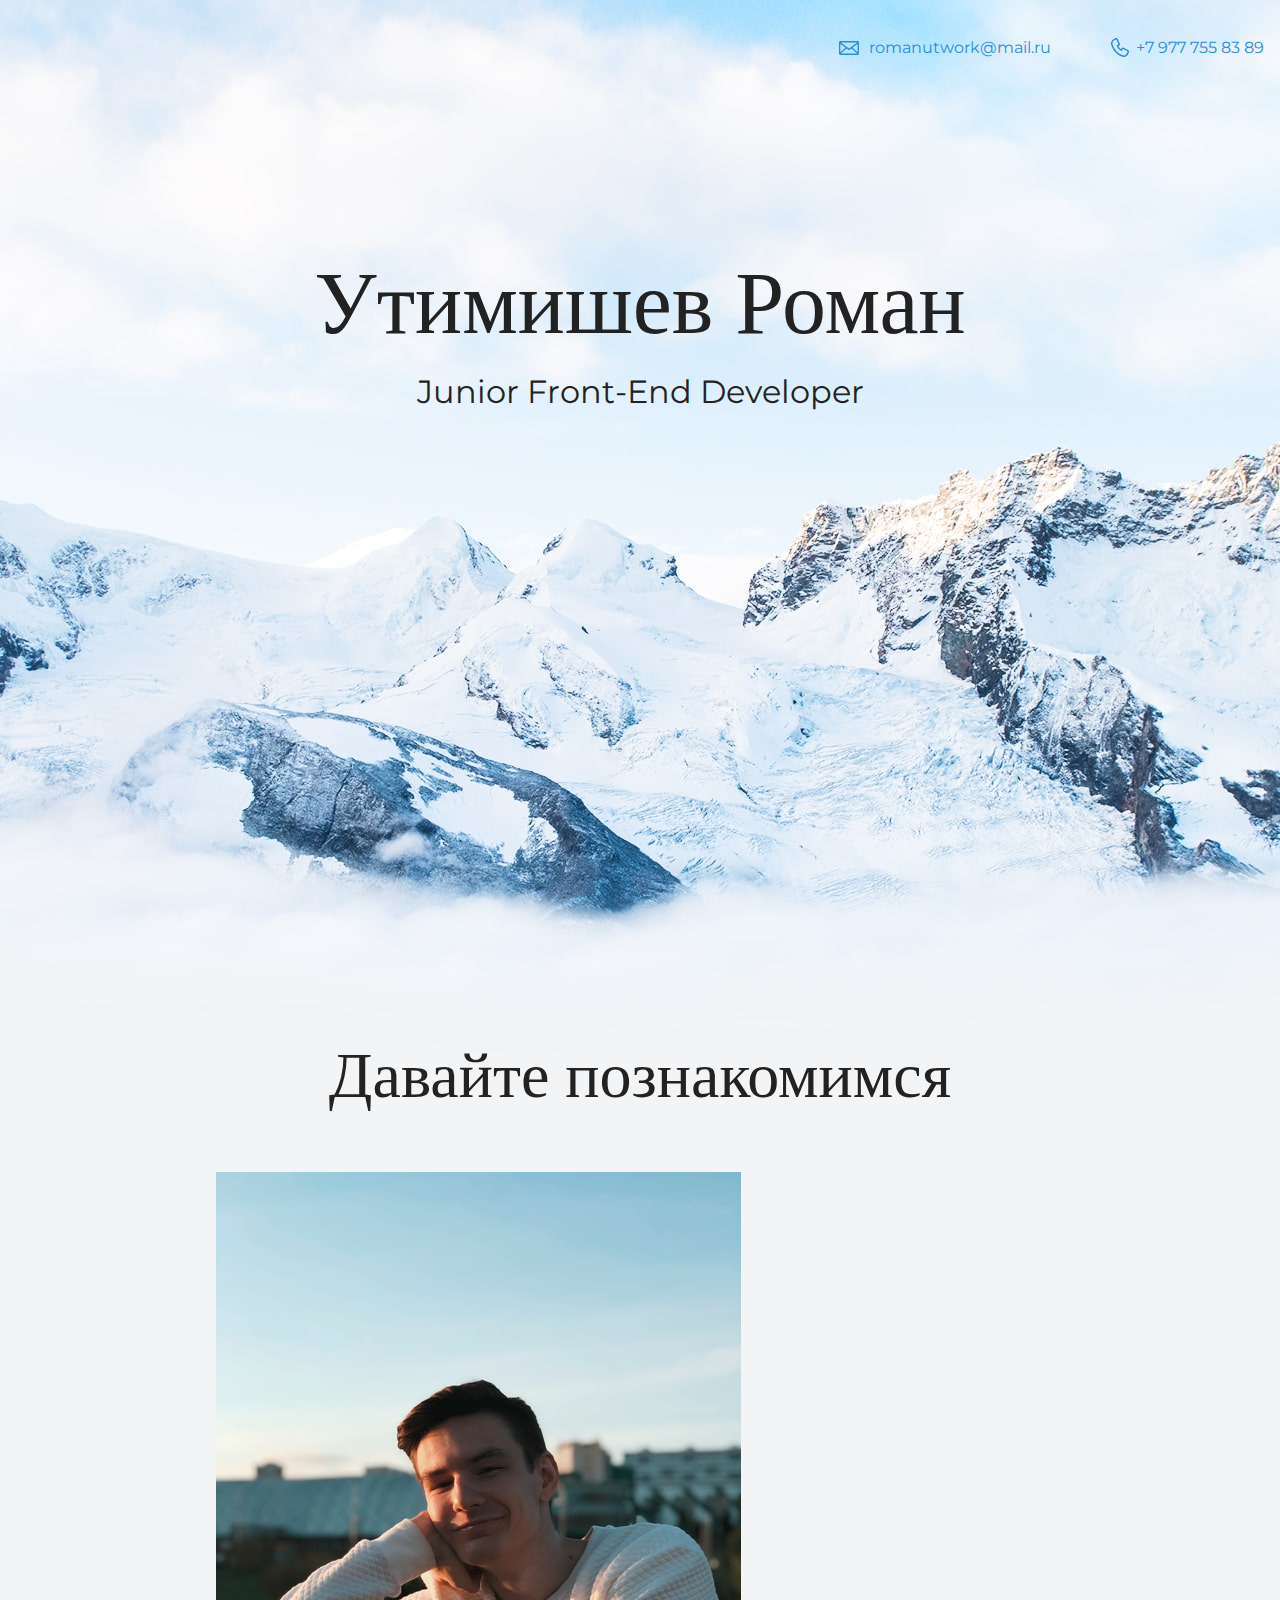
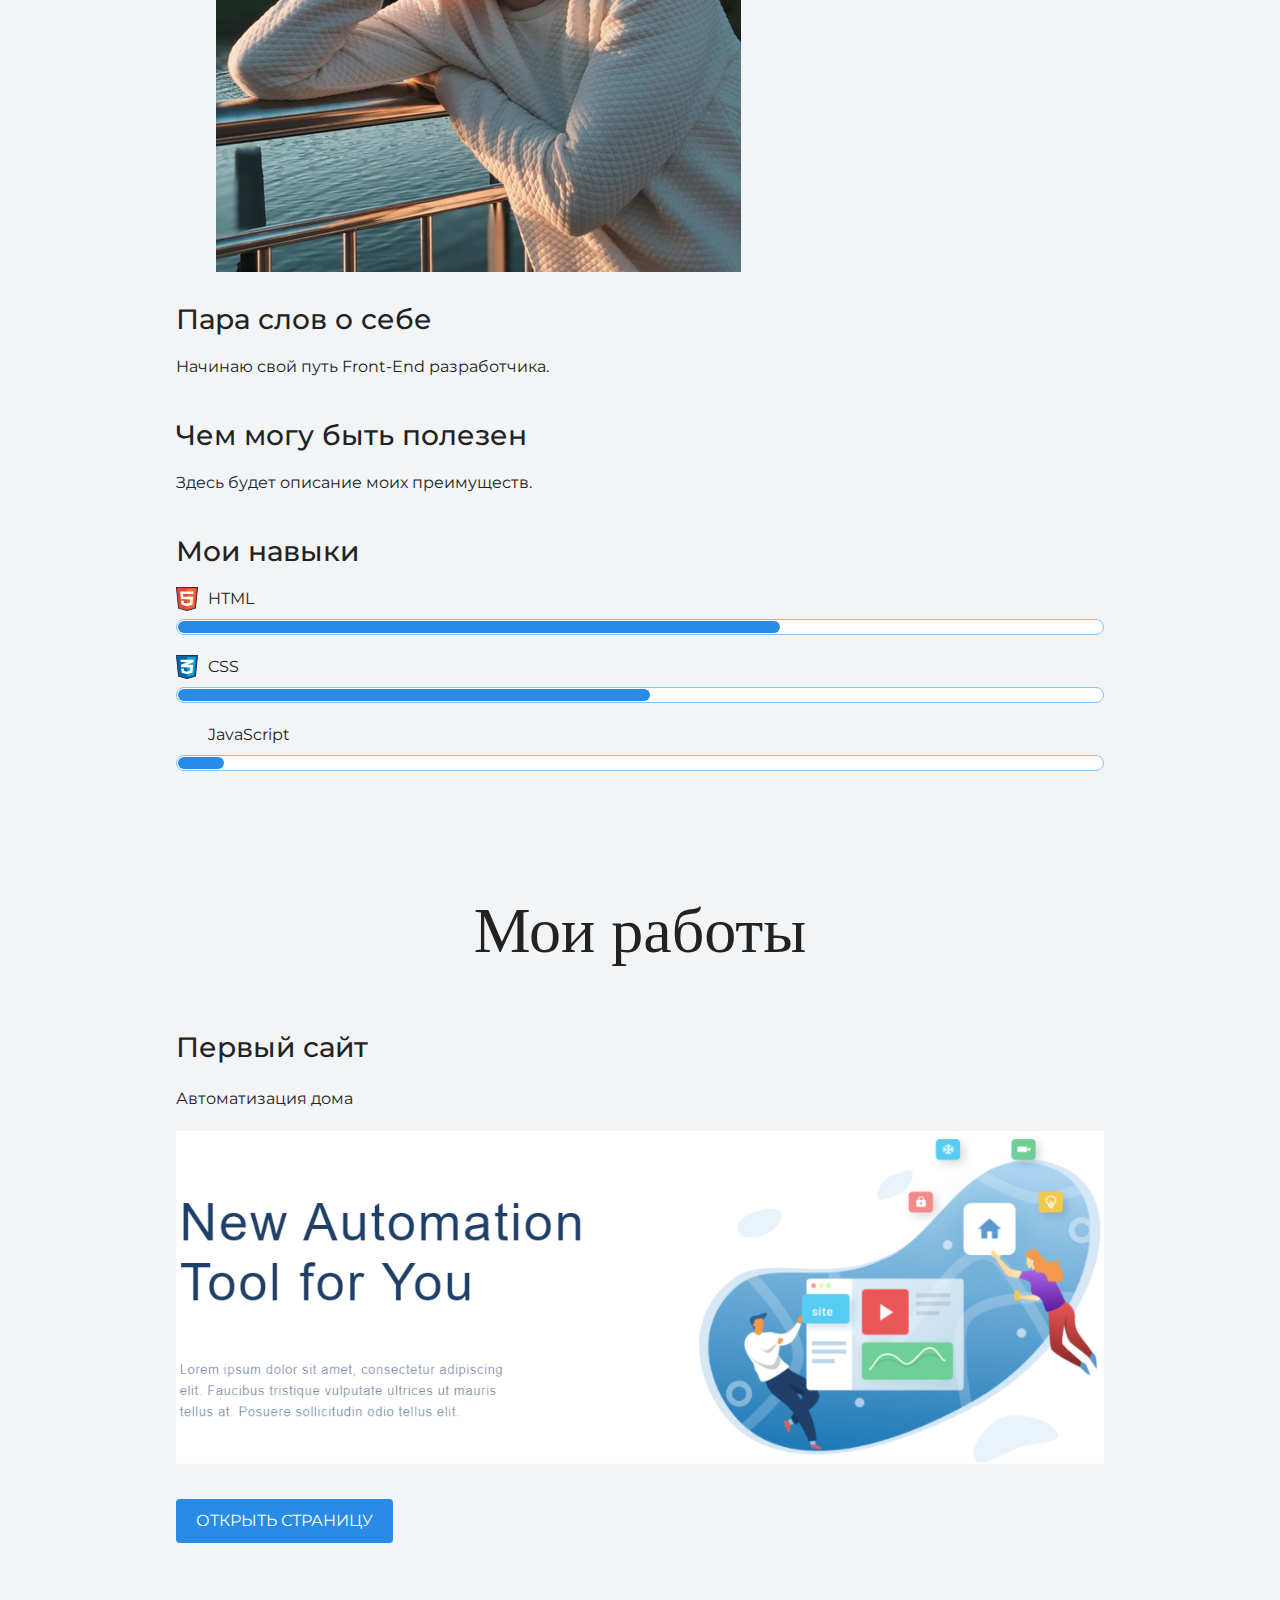
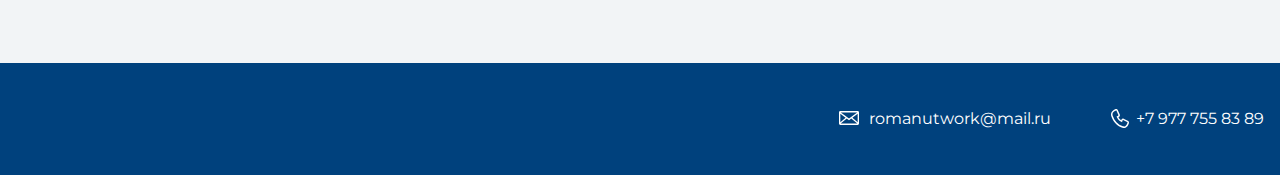
<file: index.html>
<!DOCTYPE html>
<html lang="ru">

<head>
  <meta charset="UTF-8">
  <meta name="viewport" content="width=device-width, initial-scale=1">
  <link
    href="https://fonts.googleapis.com/css?family=Montserrat:400,500,700|Old+Standard+TT&display=swap&subset=cyrillic"
    rel="stylesheet">
  <link rel="stylesheet" href="style.css">
  <title>Портфолио Junior Front-End разработчика</title>
</head>

<body>
  <header class="page-header">
    <div class="container">
      <a class="header-email" href="mailto:romanutwork@mail.ru">romanutwork@mail.ru</a>
      <a class="header-phone" href="tel:+79777558389">+7 977 755 83 89</a>
    </div>
  </header>

  <section class="hero-image">
    <div class="container">
      <h1 class="heading">Утимишев Роман</h1>
      <p>Junior Front-End Developer</p>
    </div>
  </section>

  <section class="intro">
    <div class="container">
      <h2 class="subheading">Давайте познакомимся</h2>
      <figure class="myimg">
        <img src="files/user.jpg" height=100% alt="Фотография Утимишева Романа">
      </figure>
      <div class="about">
        <h3>Пара слов о себе</h3>
        <p>Начинаю свой путь Front-End разработчика.</p>
      </div>
      <div class="useful">
        <h3>Чем могу быть полезен</h3>
        <p>Здесь будет описание моих преимуществ.</p>
      </div>

      <div class="skills">
        <h3>Мои навыки</h3>
        <dl class="skills-list">
          <dt class="skill-html skills-adapt">HTML</dt>
          <dd class="level">
            <div style="width: 65%;">65%</div>
          </dd>
          <dt class="skill-css skills-adapt">CSS</dt>
          <dd class="level">
            <div style="width: 51%;">51%</div>
          </dd>
          <dt class="skill-js skills-adapt">JavaScript</dt>
          <dd class="level">
            <div style="width: 5%;">5%</div>
          </dd>
        </dl>
      </div>

    </div>
  </section>

  <section class="portfolio">
    <div class="container">
      <h2 class="subheading">Мои работы</h2>
      <h3>Первый сайт</h3>
      <p>Автоматизация дома</p>
      <figure class="project-image">
        <img src="files/project.png" width=100% alt="Cайт Утимишева Романа">
      </figure>
      <a class="button" href="source/smarthome/index.html" target="_blank">Открыть страницу</a>
    </div>
  </section>

  <footer class="page-footer">
    <div class="container">
      <a class="footer-email" href="mailto:romanutwork@mail.ru">romanutwork@mail.ru</a>
      <a class="footer-phone" href="tel:+79777558389">+7 977 755 83 89</a>
    </div>
  </footer>
</body>

</html>
</file>
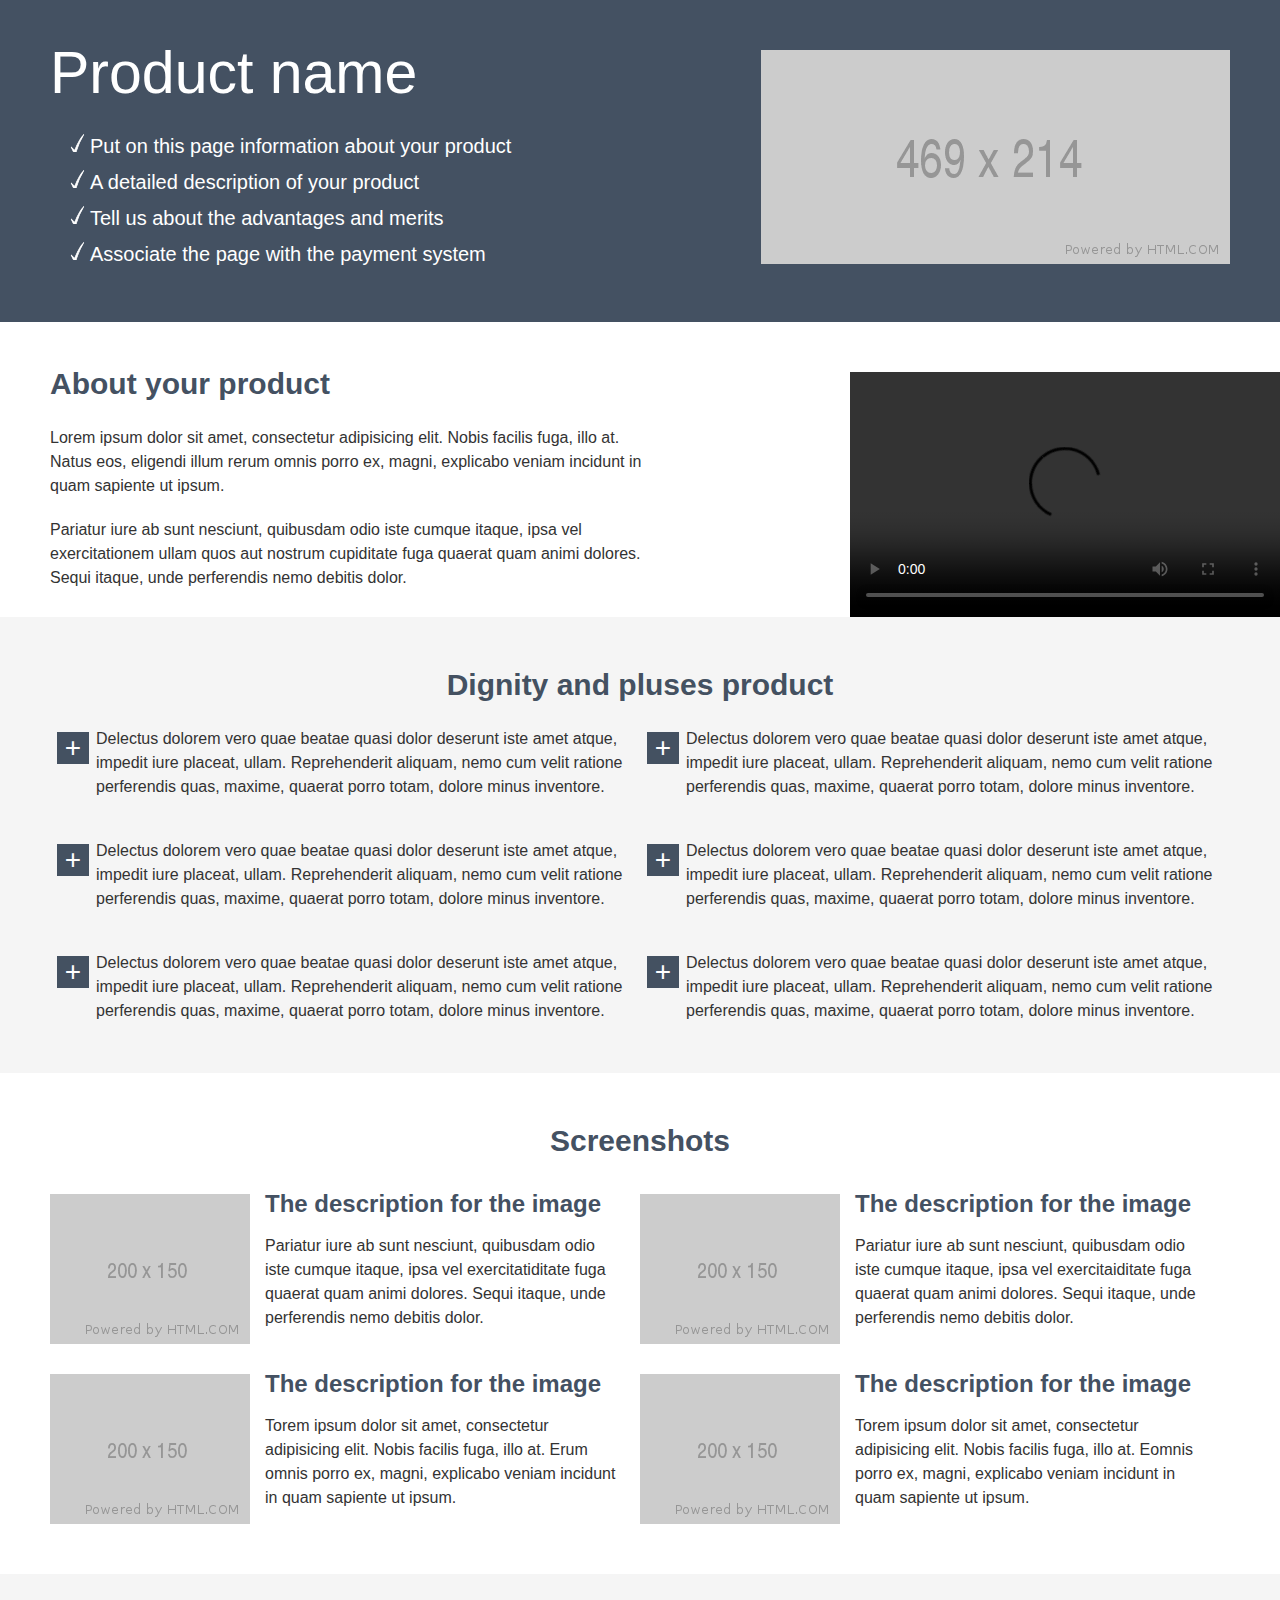
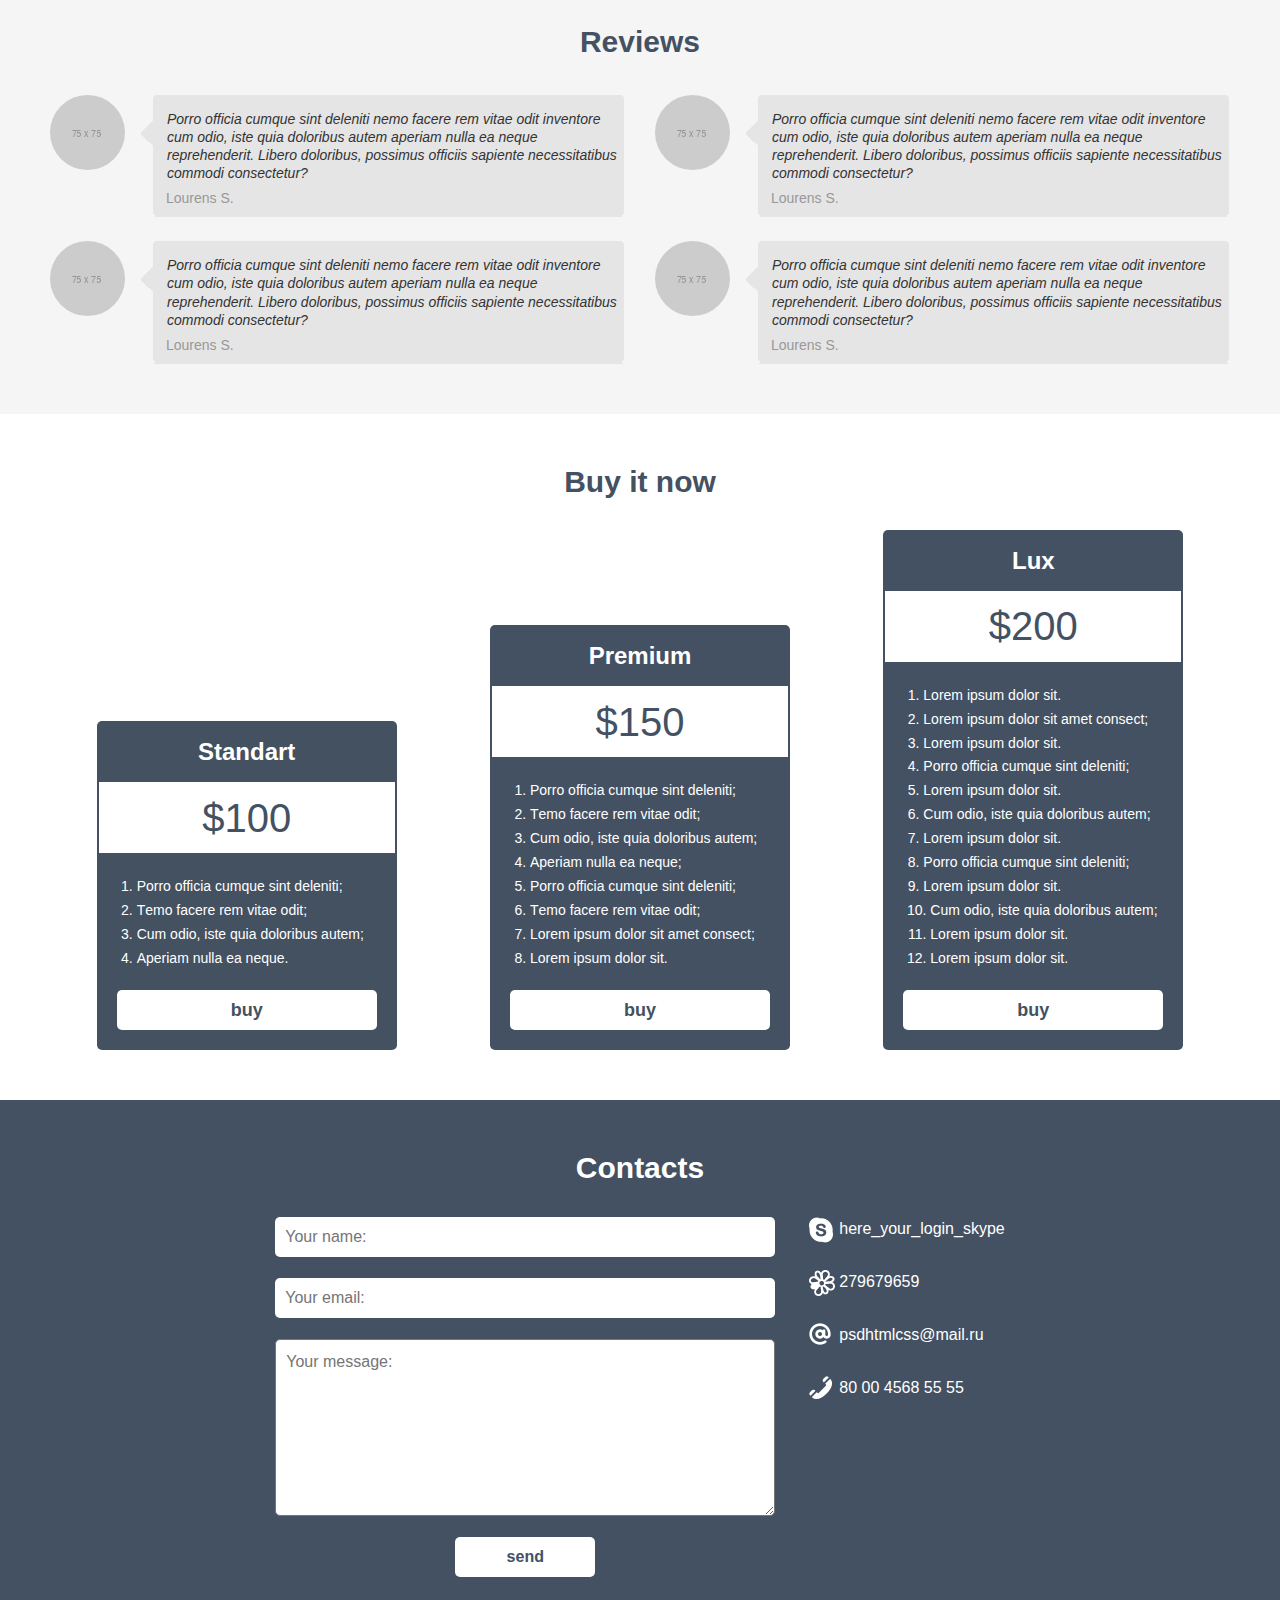
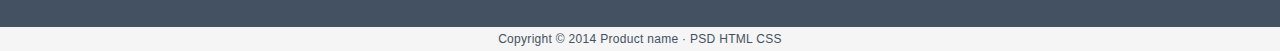
<file: source/simplelayout/index.html>
<!DOCTYPE html>
<html lang="en">

<head>
    <meta charset="UTF-8">
    <meta name="viewport" content="width=device-width, initial-scale=1.0">
    <link rel="stylesheet" href="scss/style.css">
    <title>Simple</title>
</head>

<body>
    <div class="container">
        <header class="header">
            <div class="header-about">
                <h1 class="header-title">Product name</h1>
                <ul class="header-list">
                    <li class="header-item">Put on this page information about your product</li>
                    <li class="header-item">A detailed description of your product</li>
                    <li class="header-item">Tell us about the advantages and merits</li>
                    <li class="header-item">Associate the page with the payment system</li>
                </ul>
            </div>
            <img class="header-img" src="img/header-img-placeholder.png" alt="placeholder" height="214" width="469">
        </header>
        <main>
            <section class="about">
                <div class="about-about">
                    <h2 class="about-title">About your product</h2>
                    <p class="about-text">Lorem ipsum dolor sit amet, consectetur adipisicing elit. Nobis facilis
                        fuga, illo at. Natus eos,
                        eligendi illum rerum omnis porro ex, magni, explicabo veniam incidunt in quam sapiente ut ipsum.
                    </p>
                    <p class="about-text">Pariatur iure ab sunt nesciunt, quibusdam odio iste cumque itaque, ipsa
                        vel exercitationem ullam
                        quos aut nostrum cupiditate fuga quaerat quam animi dolores. Sequi itaque, unde perferendis nemo
                        debitis dolor.</p>
                </div>
                <video class="about-video"
                    src="https://storage.coverr.co/videos/IVBW7jVjkQhNeznVYPnH9uD9Wj3Pyt17?token=eyJhbGciOiJIUzI1NiIsInR5cCI6IkpXVCJ9.eyJhcHBJZCI6IjExNDMyN0NEOTRCMUFCMTFERTE3IiwiaWF0IjoxNTkwMTcyNjY5fQ.1kjgP-D14QO1sowdor9oXyzMshES9OUnqmx6vVM0d54"
                    alt="placeholder" height="245" width="430" controls>
            </section>
            <section class="dignity">
                <h2 class="dignity-title">Dignity and pluses product</h2>
                <ul class="dignity-list">
                    <li class="dignity-list-item">
                        <p class="dignity-list-text">Delectus dolorem vero quae beatae quasi dolor deserunt iste
                            amet atque, impedit iure placeat, ullam. Reprehenderit aliquam, nemo cum velit ratione
                            perferendis quas, maxime, quaerat porro totam, dolore minus inventore.</p>
                    </li>
                    <li class="dignity-list-item">
                        <p class="dignity-list-text">Delectus dolorem vero quae beatae quasi dolor deserunt iste
                            amet atque, impedit iure placeat, ullam. Reprehenderit aliquam, nemo cum velit ratione
                            perferendis quas, maxime, quaerat porro totam, dolore minus inventore.</p>
                    </li>
                    <li class="dignity-list-item">
                        <p class="dignity-list-text">Delectus dolorem vero quae beatae quasi dolor deserunt iste
                            amet atque, impedit iure placeat, ullam. Reprehenderit aliquam, nemo cum velit ratione
                            perferendis quas, maxime, quaerat porro totam, dolore minus inventore.</p>
                    </li>
                    <li class="dignity-list-item">
                        <p class="dignity-list-text">Delectus dolorem vero quae beatae quasi dolor deserunt iste
                            amet atque, impedit iure placeat, ullam. Reprehenderit aliquam, nemo cum velit ratione
                            perferendis quas, maxime, quaerat porro totam, dolore minus inventore.</p>
                    </li>
                    <li class="dignity-list-item">
                        <p class="dignity-list-text">Delectus dolorem vero quae beatae quasi dolor deserunt iste
                            amet atque, impedit iure placeat, ullam. Reprehenderit aliquam, nemo cum velit ratione
                            perferendis quas, maxime, quaerat porro totam, dolore minus inventore.</p>
                    </li>
                    <li class="dignity-list-item">
                        <p class="dignity-list-text">Delectus dolorem vero quae beatae quasi dolor deserunt iste
                            amet atque, impedit iure placeat, ullam. Reprehenderit aliquam, nemo cum velit ratione
                            perferendis quas, maxime, quaerat porro totam, dolore minus inventore.</p>
                    </li>
                </ul>
            </section>
            <section class="screen">
                <h2 class="screen-title">Screenshots</h2>
                <ul class="screen-list">
                    <li class="screen-item">
                        <img src="img/screen-img-placeholder.png.png" alt="placeholder" height="150" width="200">
                        <div class="screen-fill">
                            <h3 class="screen-item-title">The description for the image</h3>
                            <p class="screen-item-text">Pariatur iure ab sunt nesciunt, quibusdam odio iste cumque
                                itaque,
                                ipsa vel exercitatiditate fuga quaerat quam animi dolores. Sequi itaque, unde
                                perferendis nemo debitis dolor.</p>
                        </div>
                    </li>
                    <li class="screen-item">
                        <img src="img/screen-img-placeholder.png.png" alt="placeholder" height="150" width="200">
                        <div class="screen-fill">
                            <h3 class="screen-item-title">The description for the image</h3>
                            <p class="screen-item-text">Pariatur iure ab sunt nesciunt, quibusdam odio iste cumque
                                itaque,
                                ipsa vel exercitaiditate fuga quaerat quam animi dolores. Sequi itaque, unde
                                perferendis nemo debitis dolor.</p>
                        </div>
                    </li>
                    <li class="screen-item">
                        <img src="img/screen-img-placeholder.png.png" alt="placeholder" height="150" width="200">
                        <div class="screen-fill">
                            <h3 class="screen-item-title">The description for the image</h3>
                            <p class="screen-item-text">Torem ipsum dolor sit amet, consectetur adipisicing elit. Nobis
                                facilis fuga, illo at. Erum omnis porro ex, magni, explicabo veniam incidunt in quam
                                sapiente
                                ut ipsum.</p>
                        </div>
                    </li>
                    <li class="screen-item">
                        <img src="img/screen-img-placeholder.png.png" alt="placeholder" height="150" width="200">
                        <div class="screen-fill">
                            <h3 class="screen-item-title">The description for the image</h3>
                            <p class="screen-item-text">Torem ipsum dolor sit amet, consectetur adipisicing elit. Nobis
                                facilis fuga, illo at. Eomnis porro ex, magni, explicabo veniam incidunt in quam
                                sapiente
                                ut ipsum.</p>
                        </div>
                    </li>
                </ul>
            </section>
            <section class="reviews">
                <h2 class="reviews-title">Reviews</h2>
                <ul class="reviews-list">
                    <li class="reviews-item">
                        <img class="reviews-img" src="img/rev-img-placeholder.png" alt="placeholder" height="75"
                            width="75">
                        <div class="reviews-fill">
                            <p class="reviews-item-text">Porro officia cumque sint deleniti nemo facere rem vitae odit
                                inventore cum odio, iste quia doloribus autem aperiam nulla ea neque reprehenderit.
                                Libero doloribus, possimus officiis sapiente necessitatibus commodi consectetur?</p>
                            <p class="reviews-item-name">Lourens S.</p>
                        </div>
                    </li>
                    <li class="reviews-item">
                        <img class="reviews-img" src="img/rev-img-placeholder.png" alt="placeholder" height="75"
                            width="75">
                        <div class="reviews-fill">
                            <p class="reviews-item-text">Porro officia cumque sint deleniti nemo facere rem vitae odit
                                inventore cum odio, iste quia doloribus autem aperiam nulla ea neque reprehenderit.
                                Libero doloribus, possimus officiis sapiente necessitatibus commodi consectetur?</p>
                            <p class="reviews-item-name">Lourens S.</p>
                        </div>
                    </li>
                    <li class="reviews-item">
                        <img class="reviews-img" src="img/rev-img-placeholder.png" alt="placeholder" height="75"
                            width="75">
                        <div class="reviews-fill">
                            <p class="reviews-item-text">Porro officia cumque sint deleniti nemo facere rem vitae odit
                                inventore cum odio, iste quia doloribus autem aperiam nulla ea neque reprehenderit.
                                Libero doloribus, possimus officiis sapiente necessitatibus commodi consectetur?</p>
                            <p class="reviews-item-name">Lourens S.</p>
                        </div>
                    </li>
                    <li class="reviews-item">
                        <img class="reviews-img" src="img/rev-img-placeholder.png" alt="placeholder" height="75"
                            width="75">
                        <div class="reviews-fill">
                            <p class="reviews-item-text">Porro officia cumque sint deleniti nemo facere rem vitae odit
                                inventore cum odio, iste quia doloribus autem aperiam nulla ea neque reprehenderit.
                                Libero doloribus, possimus officiis sapiente necessitatibus commodi consectetur?</p>
                            <p class="reviews-item-name">Lourens S.</p>
                        </div>
                    </li>
                </ul>
            </section>
            <section class="cards">
                <h2 class="cards-title">Buy it now</h2>
                <div class="cards-levels">
                    <div class="cards-standart">
                        <h3 class="cards-standart-title">Standart</h3>
                        <div class="cards-price">$100</div>
                        <ol class="cards-about">
                            <li>Porro officia cumque sint deleniti;</li>
                            <li>Тemo facere rem vitae odit;</li>
                            <li>Cum odio, iste quia doloribus autem;</li>
                            <li>Aperiam nulla ea neque.</li>
                        </ol>
                        <button class="cards-button">buy</button>
                    </div>
                    <div class="cards-premium">
                        <h3 class="cards-standart-title">Premium</h3>
                        <div class="cards-price">$150</div>
                        <ol class="cards-about">
                            <li>Porro officia cumque sint deleniti;</li>
                            <li>Тemo facere rem vitae odit;</li>
                            <li>Cum odio, iste quia doloribus autem;</li>
                            <li>Aperiam nulla ea neque;</li>
                            <li>Porro officia cumque sint deleniti;</li>
                            <li>Тemo facere rem vitae odit;</li>
                            <li>Lorem ipsum dolor sit amet consect;</li>
                            <li>Lorem ipsum dolor sit.</li>
                        </ol>
                        <button class="cards-button">buy</button>
                    </div>
                    <div class="cards-lux">
                        <h3 class="cards-standart-title">Lux</h3>
                        <div class="cards-price">$200</div>
                        <ol class="cards-about lux-about">
                            <li>Lorem ipsum dolor sit.</li>
                            <li>Lorem ipsum dolor sit amet consect;</li>
                            <li>Lorem ipsum dolor sit.</li>
                            <li>Porro officia cumque sint deleniti;</li>
                            <li>Lorem ipsum dolor sit.</li>
                            <li>Cum odio, iste quia doloribus autem;</li>
                            <li>Lorem ipsum dolor sit.</li>
                            <li>Porro officia cumque sint deleniti;</li>
                            <li>Lorem ipsum dolor sit.</li>
                            <li>Cum odio, iste quia doloribus autem;</li>
                            <li>Lorem ipsum dolor sit.</li>
                            <li>Lorem ipsum dolor sit.</li>
                        </ol>
                        <button class="cards-button">buy</button>
                    </div>
                </div>
            </section>
        </main>
        <footer class="footer">
            <h2 class="footer-title">Contacts</h2>
            <div class="footer-sendinfo">
                <form class="send" action="#" method="post">
                    <input class="input-form textemail" type="text" placeholder="Your name:">
                    <input class="input-form textemail" type="email" placeholder="Your email:">
                    <textarea rows="9" class="input-textarea" placeholder="Your message:"></textarea>
                    <input class="input-button" type="submit" value="send">
                </form>
                <ul class="footer-info-list">
                    <li class="footer-info-item skype">here_your_login_skype</li>
                    <li class="footer-info-item icq">279679659</li>
                    <li class="footer-info-item mail">psdhtmlcss@mail.ru</li>
                    <li class="footer-info-item phone">80 00 4568 55 55</li>
                    <li class="footer-info-item"><a href="videosite/index.html"></a></li>
                </ul>
            </div>
            <p class="copyright">Copyright &copy; 2014 Product name · PSD HTML CSS</p>
        </footer>
    </div>
</body>

</html>
</file>
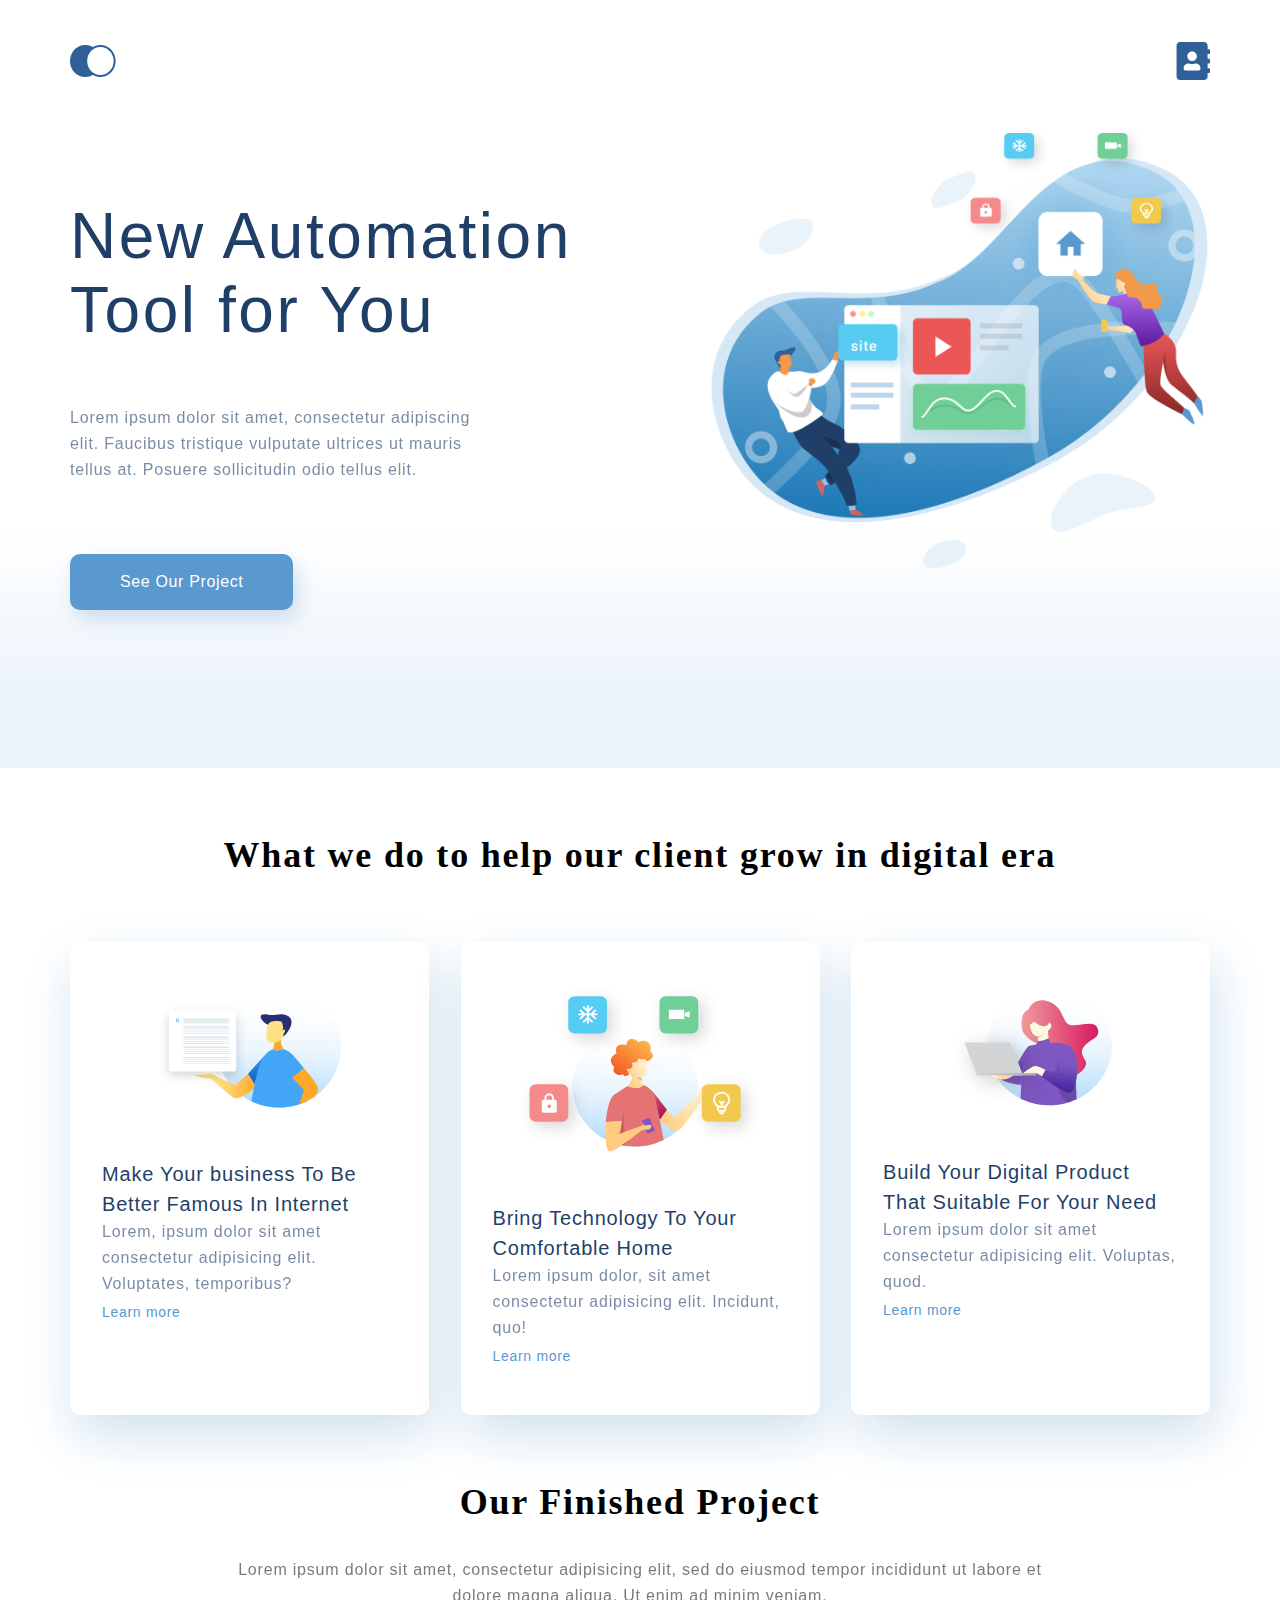
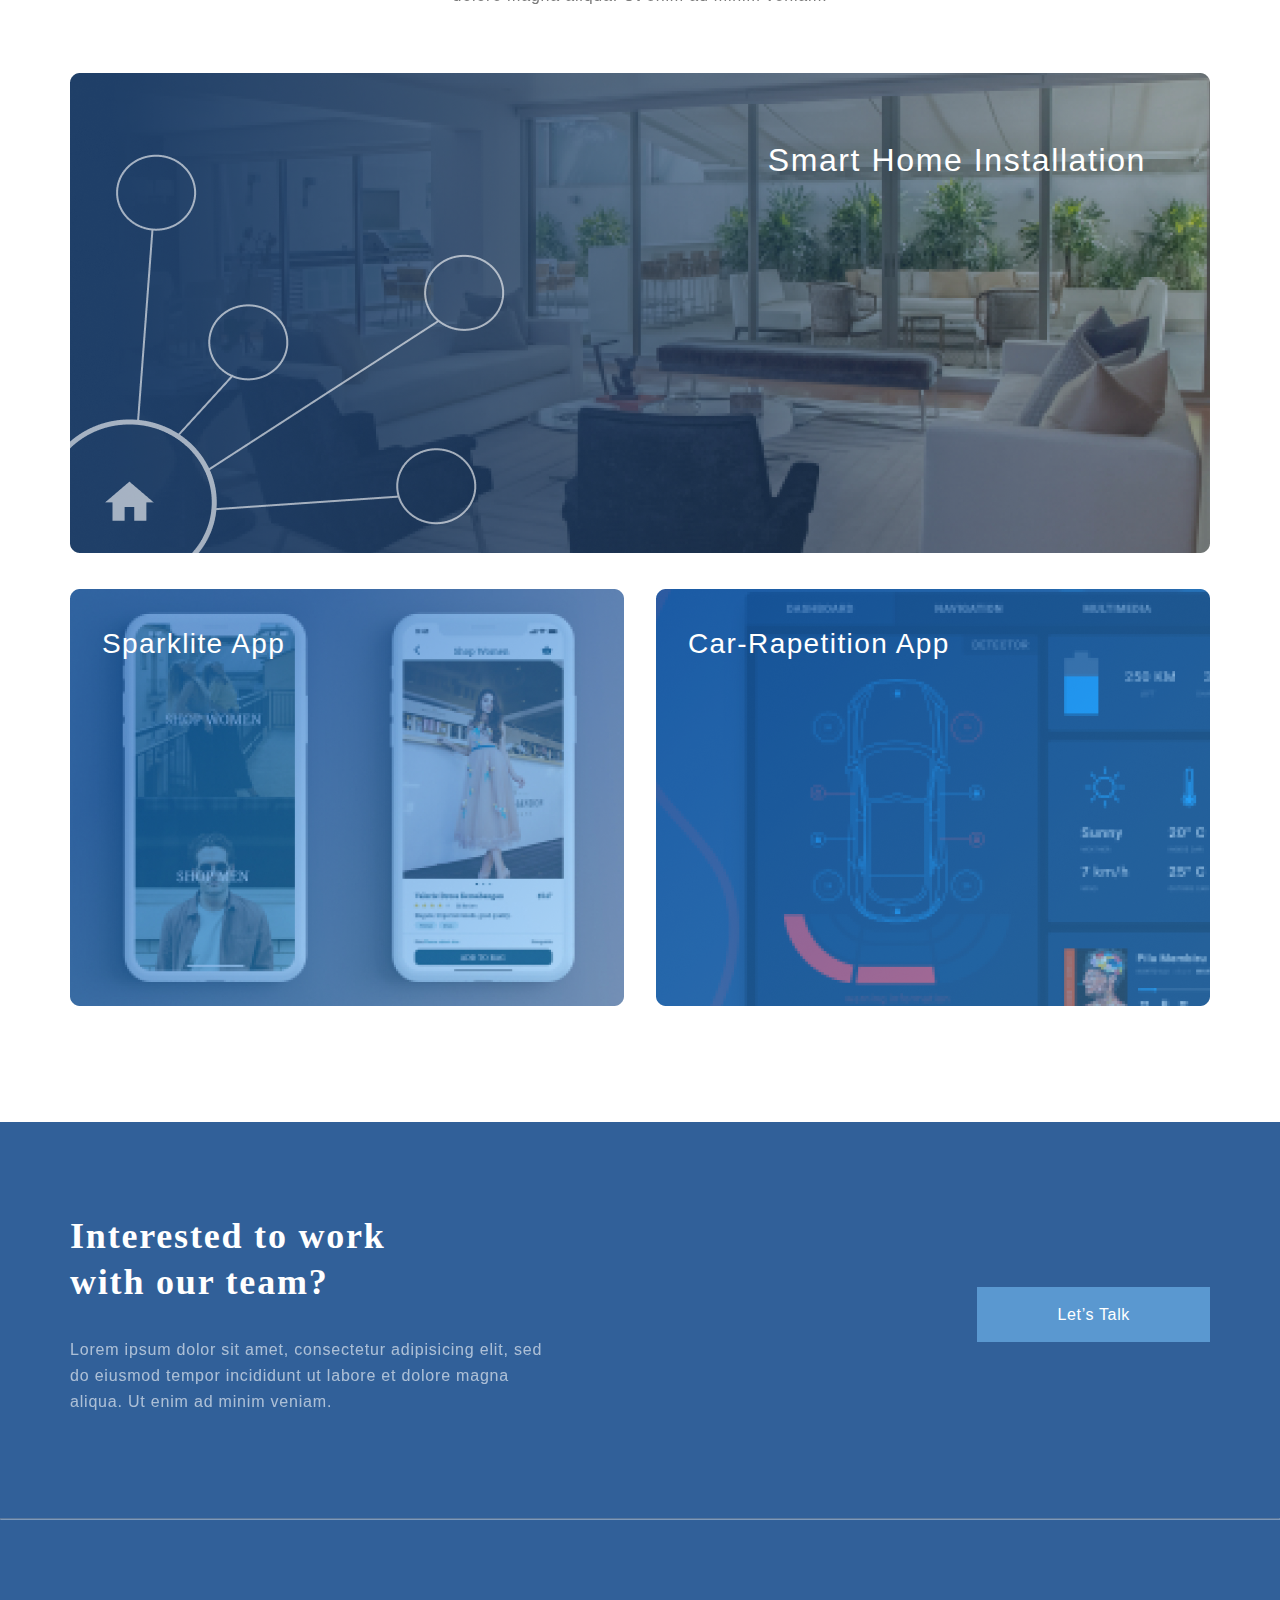
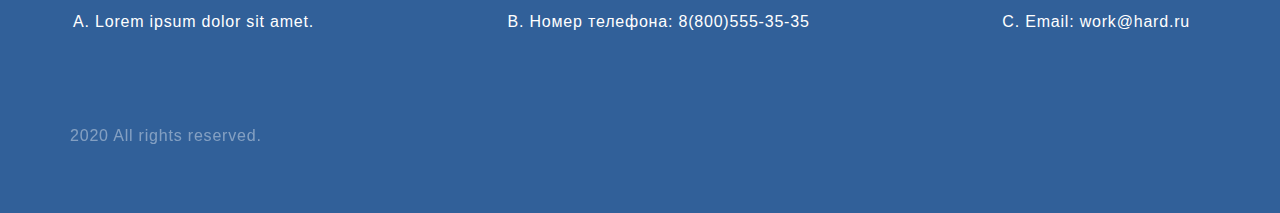
<file: source/smarthome/index.html>
<!DOCTYPE html>
<html lang="ru">

<head>
    <meta charset="UTF-8">
    <meta name="viewport" content="width=device-width, initial-scale=1.0">
    <title>HW-main</title>
    <link rel="stylesheet" href="style.css">

</head>

<body>
    <div class="wrapper">
        <div class="top">
            <div class="header">
                <div class="container top-content">
                    <div class="header-inner">
                        <div class="navigation">
                            <div class="menu-main">
                                <a href="index.html"><img src="img/Logo.png" alt="logo"></a>
                            </div>
                            <div class="menu-contacts">
                                <a href="contacts.html"><img src="img/Contact.svg" alt="contacts"></a>
                            </div>
                        </div>

                        <div class="main-desc">
                            <h1 class="main-desc-title">New Automation
                                Tool for You </h1>
                            <p class="par top_par"><br>Lorem ipsum dolor sit amet, consectetur adipiscing elit. Faucibus
                                tristique
                                vulputate ultrices ut mauris tellus at. Posuere sollicitudin odio tellus elit.
                            </p>
                            <a href="#" class="main-top-button">See Our Project</a>
                        </div>
                    </div>
                </div>
            </div>
            <div class="what-we-do container">
                <div class="main-content">
                    <h3 class="h3-title">What we do to help our client grow in digital era</h3>
                    <div class="main-content-opport">
                        <div class="opport-box">
                            <img class="box-image" src="img/box1.svg" alt="box 1">
                            <h4 class="form">Make Your business To Be Better Famous In Internet</h4>
                            <p class="par">Lorem, ipsum dolor sit amet consectetur adipisicing elit. Voluptates,
                                temporibus?
                            </p>
                            <a class="card_link" href="#">Learn more</a>
                        </div>
                        <div class="opport-box">
                            <img class="box-image" src="img/box2.svg" alt="box 2">
                            <h4 class="form">Bring Technology To Your Comfortable Home</h4>
                            <p class="par">Lorem ipsum dolor, sit amet consectetur adipisicing elit. Incidunt, quo!
                            </p>
                            <a class="card_link" href="#">Learn more</a>
                        </div>
                        <div class="opport-box box3">
                            <img class="box-image" src="img/box3.svg" alt="box 3">
                            <h4 class="form">Build Your Digital Product That Suitable For Your Need</h4>
                            <p class="par">Lorem ipsum dolor sit amet consectetur adipisicing elit. Voluptas, quod.
                            </p>
                            <a class="card_link" href="#">Learn more</a>
                        </div>
                    </div>
                </div>
                <div class="project-examples">
                    <h3 class="h3-title">Our Finished Project</h3>
                    <p class="par example-par">Lorem ipsum dolor sit amet, consectetur adipisicing elit, sed do eiusmod
                        tempor
                        incididunt ut
                        labore et dolore magna aliqua. Ut enim ad minim veniam.</p>
                    <div class="project-item">
                        <img class="project-image" src="img/Item-1.png" alt="Item 1">
                        <p class="project-text-1">Smart Home Installation</p>
                    </div>
                    <div class="project-parent">
                        <div class="project-item project-item-margin1">
                            <img class="project-image" src="img/item-2.png" alt="Item 2">
                            <p class="project-text-2">Sparklite App</p>
                        </div>
                        <div class="project-item project-item-margin2">
                            <img class="project-image" src="img/item-3.png" alt="Item 3">
                            <p class="project-text-2">Car-Rapetition App</p>
                        </div>
                    </div>
                </div>
            </div>
        </div>
        <div class="footer">
            <div class="container container-bottom">
                <div class="footer-upper">
                    <div class="footer-desc">
                        <h3 class="h3-title footer-title">Interested to work<br>with our team?</h3>
                        <p class="par footer-par">Lorem ipsum dolor sit amet, consectetur adipisicing elit, sed do
                            eiusmod
                            tempor
                            incididunt ut labore et dolore magna aliqua. Ut enim ad minim veniam.</p>
                    </div>
                    <a href="#" class="main-bottom-button">Let’s Talk</a>
                </div>
            </div>
            <div class="hrline">
                <hr>
            </div>
            <div class="container container-bottom">
                <div class="footer-lower">
                    <div class="footer-contacts">
                        <ul class="footer-contacts-desc">
                            <li class="desc-cont-inner">Lorem ipsum dolor sit amet.</li>
                            <li class="desc-cont-inner">Номер телефона: 8(800)555-35-35</li>
                            <li class="desc-cont-inner">Email: work@hard.ru</li>
                        </ul>
                    </div>
                    <div class="footer-rights">
                        <p class="par par-rights">2020 All rights reserved.</p>
                    </div>
                </div>
            </div>
        </div>
    </div>




</body>

</html>
</file>
<file: source/simplelayout/videosite/index.html>
<!DOCTYPE html>
<html lang="en">

<head>
    <meta charset="UTF-8">
    <meta name="viewport" content="width=device-width, initial-scale=1.0">
    <link rel="stylesheet" href="../scss/video.css">
    <link href="https://fonts.googleapis.com/css2?family=Montserrat:wght@300&display=swap" rel="stylesheet">
    <title>video</title>
</head>

<body>
    <div class="container">
        <main>
            <video class="video" id="video"
                src="https://storage.coverr.co/videos/IVBW7jVjkQhNeznVYPnH9uD9Wj3Pyt17?token=eyJhbGciOiJIUzI1NiIsInR5cCI6IkpXVCJ9.eyJhcHBJZCI6IjExNDMyN0NEOTRCMUFCMTFERTE3IiwiaWF0IjoxNTkwMTcyNjY5fQ.1kjgP-D14QO1sowdor9oXyzMshES9OUnqmx6vVM0d54"
                autoplay muted loop></video>
            <header class="header">
                <nav class="header-nav">
                    <ul class="header-links">
                        <div class="li">
                            <li><a href="#">Первая ссылка</a></li>
                        </div>
                        <div class="li">
                            <li><a href="#">Вторая ссылка</a></li>
                        </div>
                        <div class="li">
                            <li><a href="#">Третья ссылка</a></li>
                        </div>
                        <div class="li">
                            <li><a href="#">Четвертая ссылка</a></li>
                        </div>
                        <div class="li">
                            <li><a href="#">Пятая ссылка</a></li>
                        </div>
                    </ul>
                </nav>
            </header>
            <main>
                <article class="article">
                    <h1 class="article-title">Тестовая страница с видео</h1>
                    <p class="article-text">Lorem ipsum dolor sit amet consectetur adipisicing elit. Quasi,
                        necessitatibus
                        voluptas veritatis
                        aperiam assumenda blanditiis iusto consectetur, maiores ullam, cum sint? Est repellendus
                        corporis,
                        laboriosam odio tempora aut? Quod, tempora. Error labore quas similique tenetur distinctio,
                        mollitia
                        numquam accusantium recusandae maiores quidem omnis dolores eos.</p>
                </article>
            </main>
    </div>
</body>

</html>
</file>
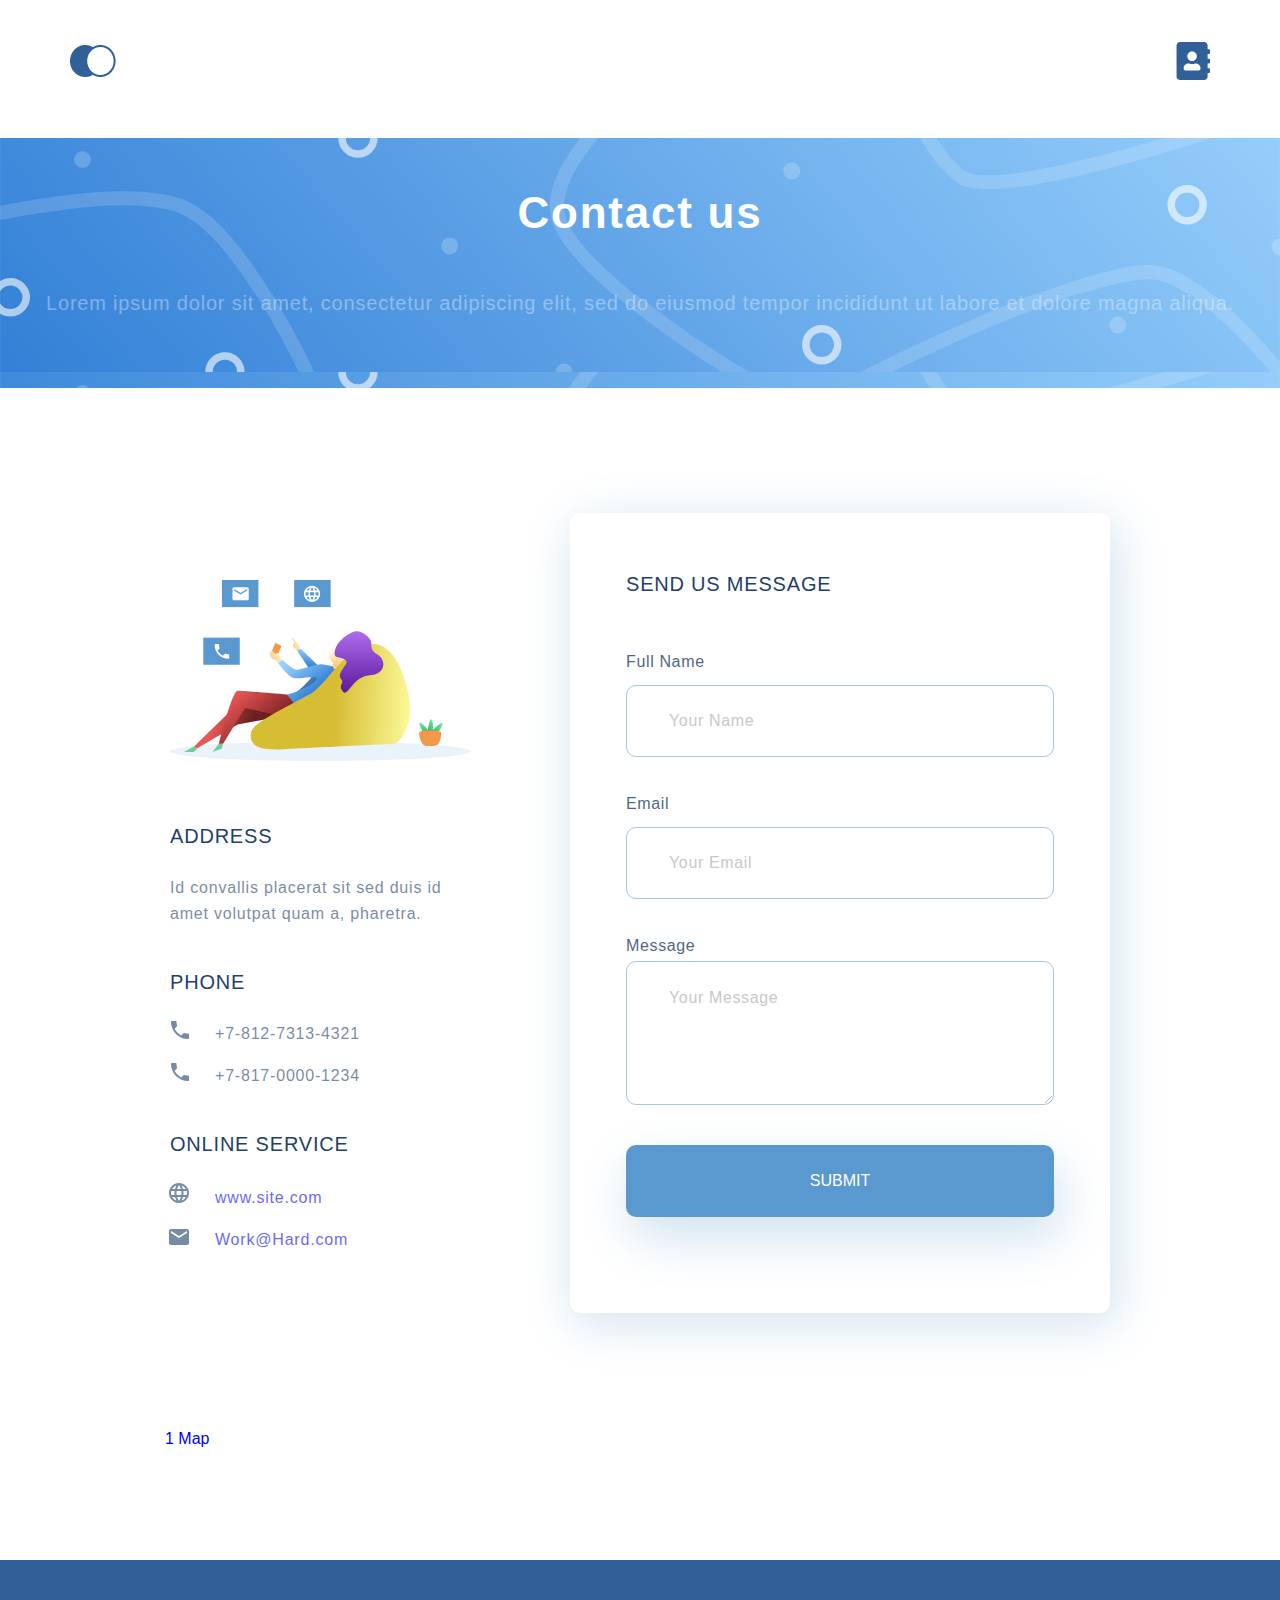
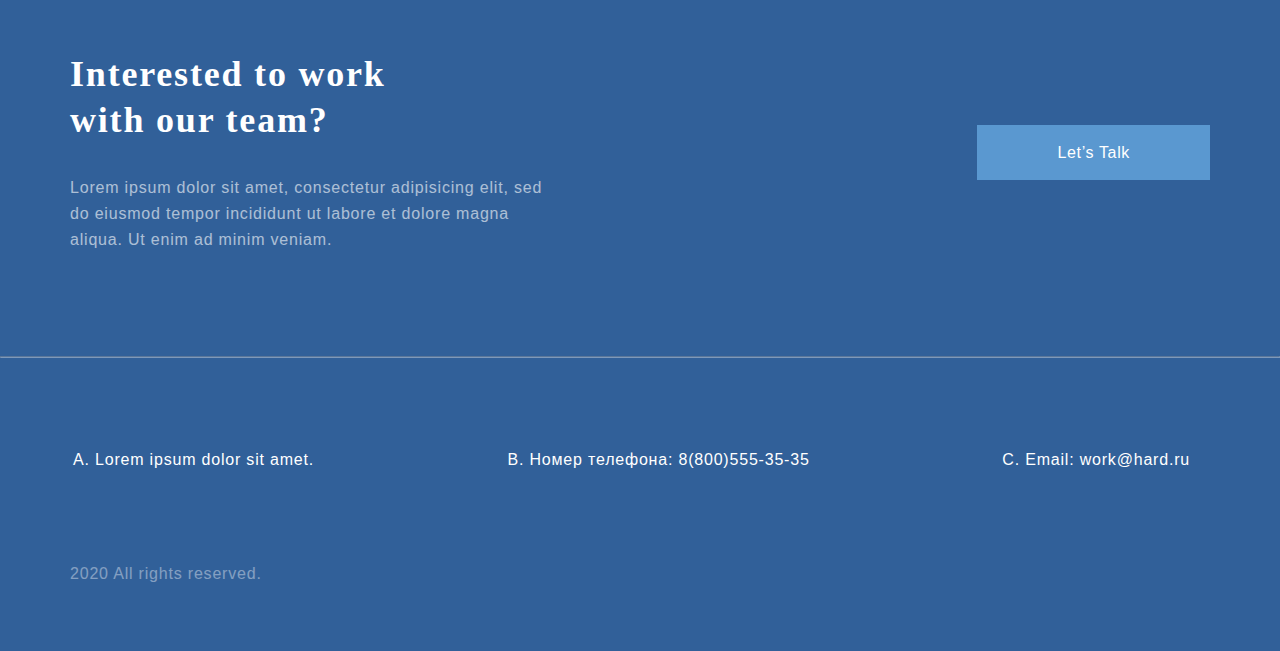
<file: source/smarthome/contacts.html>
<!DOCTYPE html>
<html lang="ru">

<head>
    <meta charset="UTF-8">
    <meta name="viewport" content="width=device-width, initial-scale=1.0">
    <title>HW-contacts</title>
    <link rel="stylesheet" href="style.css">

</head>

<body>
    <div class="wrapper">
        <div class="top">
            <div class="header-contacts">
                <div class="navigation container">
                    <div class="menu-main">
                        <a href="index.html"><img src="img/Logo.png" alt="logo"></a>
                    </div>
                    <div class="menu-contacts">
                        <a href="contacts.html"><img src="img/Contact.svg" alt="contacts"></a>
                    </div>
                </div>

                <div class="contacts-desc">
                    <h2 class="contacts-desc-title">Contact us</h2>
                    <p class="par contacts-par">Lorem ipsum dolor sit amet, consectetur adipiscing elit, sed do eiusmod
                        tempor
                        incididunt ut labore et dolore magna aliqua.</p>
                </div>
            </div>
            <div class="container">
                <form class="contacts-content" action="#">
                    <div class="contacts-content-info">
                        <img class="earth" src="img/contacts-content.svg" alt="content">
                        <h4 class="form address">ADDRESS</h4>
                        <p class="par">Id convallis placerat sit sed duis id amet volutpat quam a, pharetra.</p>
                        <h4 class="form phone">PHONE</h4>
                        <ul class="phone-img">
                            <div class="par">
                                <li>
                                    <div class="phone-margin phone-1">+7-812-7313-4321</div>
                                </li>
                                <li>
                                    <div class="phone-margin phone-2">+7-817-0000-1234</div>
                                </li>
                            </div>
                        </ul>
                        <h4 class="form onlineservice">ONLINE SERVICE</h4>
                        <ul class="phone-img">
                            <div class="par">
                                <li class="web-img"><a href="#">
                                        <div class="phone-margin phone-1">www.site.com</div>
                                    </a></li>
                                <li class="mail-img"><a href="mailto:mail@mail.ru" target="_blank">
                                        <div class="phone-margin">Work@Hard.com</div>
                                    </a></li>
                            </div>
                        </ul>
                    </div>
                    <div class="contacts-content-sendmessage">
                        <h4 class="form send-title">SEND US MESSAGE</h4>
                        <div class="input-text">Full Name</div> <input class="input" type="text"
                            placeholder="Your Name ">
                        <div class="input-text">Email</div><input class="input" type="email" placeholder="Your Email ">
                        <div class="input-text">Message</div>

                        <textarea class="input input-textarea" cols="30" rows="10"
                            placeholder="Your Message "></textarea>
                        <button class="button" type="submit">Submit</button>
                    </div>
                </form>
            </div>
            <div class="container container-map">
                <div class="googlemap">
                    <div id="wrapper-9cd199b9cc5410cd3b1ad21cab2e54d3">
                        <div id="map-9cd199b9cc5410cd3b1ad21cab2e54d3"></div>
                        <script>(function () {
                                var setting = { "height": 480, "width": 940, "zoom": 17, "queryString": "Шипиловская ул., Москва, Россия, 115551", "place_id": "ChIJWTvQpdmzSkERXPq_AnNmyMs", "satellite": false, "centerCoord": [55.6193461732094, 37.71317589999999], "lang": "ru", "cityUrl": "/russia/maryino-309429", "cityAnchorText": "Карта [CITY1], Central Federal District, Россия", "id": "map-9cd199b9cc5410cd3b1ad21cab2e54d3", "embed_id": "249931" };
                                var d = document;
                                var s = d.createElement('script');
                                s.src = 'https://1map.com/js/script-for-user.js?embed_id=249931';
                                s.async = true;
                                s.onload = function (e) {
                                    window.OneMap.initMap(setting)
                                };
                                var to = d.getElementsByTagName('script')[0];
                                to.parentNode.insertBefore(s, to);
                            })();</script><a href="https://1map.com/ru/map-embed">1 Map</a>
                    </div>
                </div>
            </div>
        </div>
        <div class="footer footer-contacts-adapttable">
            <div class="container">
                <div class="footer-upper">
                    <div class="footer-desc">
                        <h3 class="h3-title footer-title">Interested to work<br>with our team?</h3>
                        <p class="par footer-par">Lorem ipsum dolor sit amet, consectetur adipisicing elit, sed do
                            eiusmod
                            tempor
                            incididunt ut labore et dolore magna aliqua. Ut enim ad minim veniam.</p>
                    </div>
                    <a href="#" class="main-bottom-button">Let’s Talk</a>
                </div>
            </div>
            <div class="hrline">
                <hr>
            </div>
            <div class="container">
                <div class="footer-lower">
                    <div class="footer-contacts">
                        <ul class="footer-contacts-desc">
                            <li class="desc-cont-inner">Lorem ipsum dolor sit amet.</li>
                            <li class="desc-cont-inner">Номер телефона: 8(800)555-35-35</li>
                            <li class="desc-cont-inner">Email: work@hard.ru</li>
                        </ul>
                    </div>
                    <div class="footer-rights">
                        <p class="par par-rights">2020 All rights reserved.</p>
                    </div>
                </div>
            </div>
        </div>
    </div>

</html>
</file>
<file: style.css>
body {
  margin: 0;
  min-width: 960px;
  font-family: "Montserrat", "Helvetica", "Arial", sans-serif;
  font-size: 16px;
  line-height: 32px;
  color: #222222;
  background-color: #f2f4f6;
  background-image: url("img/hero-bg.jpg");
  background-repeat: no-repeat;
  background-position: top center;
}

.container {
  max-width: 928px;
  margin: 0 auto;
  padding: 0 16px;
}

.page-header {
  margin: 0 0 160px;
  padding: 32px 0 32px;
}

.page-header .container,
.page-footer .container {
  max-width: 1408px;
  text-align: right;
}

.page-header a {
  margin-left: 56px;
  color: #288be6;
  text-decoration: none;
  background-repeat: no-repeat;
  background-position: left;
}

.header-email {
  padding-left: 30px;
  background-image: url("img/icon-email-header.svg");
}

.header-phone {
  padding-left: 25px;
  background-image: url("img/icon-phone-header.svg");
}

.hero-image {
  margin-bottom: 620px;
}

.hero-image .container {
  max-width: 1408px;
  text-align: center;
}

.heading {
  margin: 0 0 16px;
  font-family: "Old Standard TT", "Times", "Times New Roman", serif;
  font-size: 88px;
  line-height: 96px;
  font-weight: 400;
}

.hero-image p {
  margin: 0;
  font-size: 32px;
  line-height: 48px;
}

.intro {
  margin: 0 0 120px;
}

.subheading {
  margin: 0 0 56px;
  font-family: "Old Standard TT", "Times", "Times New Roman", serif;
  font-size: 64px;
  line-height: 80px;
  font-weight: 400;
  text-align: center;
}

.user-image {
  margin: 0 0 32px;
  text-align: center;
}

.intro h3,
.portfolio h3 {
  margin: 0 0 12px;
  font-size: 28px;
  line-height: 40px;
  font-weight: 500;
}

.intro p {
  margin: 0 0 32px;
}

.skills-list {
  margin: 0;
  padding: 0;
}

.skills-list dt {
  padding-left: 32px;
  background-repeat: no-repeat;
  background-position: left;
}

.skill-html {
  background-image: url("img/icon-html.svg");
}

.skill-css {
  background-image: url("img/icon-css.svg");
}

.level {
  margin: 4px 0 16px;
  padding: 0;
  height: 14px;
  font-size: 0;
  background-color: #ffffff;
  border: 1px solid #86c3fa;
  border-radius: 8px;
}

.level div {
  margin: 1px;
  height: 12px;
  background-color: #288be6;
  border-radius: 6px;
}

.portfolio {
  margin: 0 0 120px;
}

.projects {
  margin: 0;
  padding: 0;
  list-style: none;
}

.projects li {
  margin: 0 0 80px;
}

.project-image {
  margin: 0 0 24px;
  text-align: center;
}

.projects p {
  margin: 0 0 24px;
}

.button {
  padding: 6px 20px;
  display: inline-block;
  vertical-align: baseline;
  text-decoration: none;
  text-transform: uppercase;
  border-radius: 4px;
  background-color: #288be6;
  color: #ffffff;
}

.page-footer {
  padding: 40px 0;
  background-color: #00417d;
  color: #ffffff;
}

.page-footer a {
  margin-left: 56px;
  color: inherit;
  text-decoration: none;
  background-repeat: no-repeat;
  background-position: left;
}

.footer-email {
  padding-left: 30px;
  background-image: url("img/icon-email-footer.svg");
}

.footer-phone {
  padding-left: 25px;
  background-image: url("img/icon-phone-footer.svg");
}
</file>
<file: source/simplelayout/scss/style.css>
* {
  margin: 0;
  padding: 0;
}

body {
  font-family: Arial, Helvetica, sans-serif;
  font-size: 14px;
  line-height: 24px;
  font-weight: 400;
}

.container {
  width: 1280px;
  margin: 0 auto;
}

.header {
  display: -webkit-box;
  display: -ms-flexbox;
  display: flex;
  color: #ffffff;
  background-color: #445162;
  -webkit-box-pack: justify;
      -ms-flex-pack: justify;
          justify-content: space-between;
  margin: 0 0 50px 0;
}

.header-title {
  padding: 50px 0 0 50px;
  margin: 0 0 31px 0;
  font-size: 59px;
  font-weight: normal;
  line-height: 0.8;
}

.header-list {
  list-style: none;
  margin: 0;
  padding: 0 0 0 90px;
  margin: 0 0 50px 0;
}

.header-item {
  position: relative;
  font-size: 20px;
  line-height: 1.8;
  text-align: left;
}

.header-item:before {
  width: 25px;
  min-height: 19px;
  position: absolute;
  content: '';
  top: 5px;
  left: -20px;
  background: url("../img/approval.svg") no-repeat;
  background-size: 19px 25px;
}

.header-img {
  margin: 50px 50px 0 0;
}

.about {
  display: -webkit-box;
  display: -ms-flexbox;
  display: flex;
  -webkit-box-pack: justify;
      -ms-flex-pack: justify;
          justify-content: space-between;
  color: #fff;
}

.about-about {
  width: 650px;
}

.about-title {
  font-size: 30px;
  color: #445162;
  margin: 0 0 30px 50px;
}

.about-text {
  font-size: 16px;
  line-height: 1.5;
  color: #333333;
  margin: 0 0 20px 50px;
}

.about-photo {
  margin: 0 50px 50px 0;
}

.dignity {
  background-color: #f5f5f5;
  width: 100%;
  padding: 50px;
  -webkit-box-sizing: border-box;
          box-sizing: border-box;
}

.dignity-title {
  display: block;
  text-align: center;
  font-size: 30px;
  font-family: "Arial";
  color: #445161;
  line-height: 1.2;
  margin: 0 0 24px 0;
}

.dignity-list {
  width: 100%;
  margin: 0;
  padding: 0;
  list-style-type: none;
  display: -webkit-box;
  display: -ms-flexbox;
  display: flex;
  -ms-flex-wrap: wrap;
      flex-wrap: wrap;
}

.dignity-list-item {
  margin: 0 0 40px 0;
  width: 50%;
}

.dignity-list-text {
  margin: 0;
  padding: 0 0 0 46px;
  position: relative;
  color: #333333;
  font-size: 16px;
}

.dignity-list-item:nth-child(5),
.dignity-list-item:nth-child(6) {
  margin: 0;
}

.dignity-list-text:before {
  content: "+";
  display: block;
  width: 32px;
  min-height: 32px;
  background-color: #445161;
  color: white;
  font-size: 28px;
  text-align: center;
  line-height: 32px;
  position: absolute;
  top: 5px;
  left: 7px;
}

.screen {
  padding: 50px;
}

.screen-title {
  text-align: center;
  color: #445162;
  line-height: 1.2;
  font-size: 30px;
  margin: 0 0 35px 0;
}

.screen-list {
  width: 100%;
  margin: 0;
  padding: 0;
  list-style-type: none;
  display: -webkit-box;
  display: -ms-flexbox;
  display: flex;
  -ms-flex-wrap: wrap;
      flex-wrap: wrap;
}

.screen-item {
  width: 50%;
  display: -webkit-box;
  display: -ms-flexbox;
  display: flex;
}

.screen-item:nth-child(1),
.screen-item:nth-child(2) {
  margin-bottom: 30px;
}

.screen-fill {
  margin-left: 15px;
  width: 359px;
}

.screen-item-title {
  font-size: 24px;
  line-height: 1.25;
  color: #445162;
  margin: -5px 0 15px 0;
}

.screen-item-text {
  font-size: 16px;
  line-height: 1.5;
  color: #333333;
}

.reviews {
  padding: 50px;
  background-color: #f5f5f5;
}

.reviews-title {
  text-align: center;
  color: #445162;
  line-height: 1.2;
  font-size: 30px;
  margin: 0 0 35px 0;
}

.reviews-list {
  width: 100%;
  margin: 0;
  padding: 0;
  list-style-type: none;
  display: -webkit-box;
  display: -ms-flexbox;
  display: flex;
  -ms-flex-wrap: wrap;
      flex-wrap: wrap;
}

.reviews-item {
  width: 50%;
  display: -webkit-box;
  display: -ms-flexbox;
  display: flex;
}

.reviews-item:nth-child(2),
.reviews-item:nth-child(4) {
  padding-left: 15px;
  -webkit-box-sizing: border-box;
          box-sizing: border-box;
}

.reviews-item:nth-child(1),
.reviews-item:nth-child(2) {
  margin-bottom: 24px;
}

.reviews-img {
  margin: 0 16px 0 0;
  border-radius: 50%;
}

.reviews-fill {
  width: 483px;
  min-height: 121px;
  background-image: url("../img/reviews-bg.png");
}

.reviews-item-text {
  width: 450px;
  padding: 15px 20px 12px 26px;
  font-size: 14px;
  font-style: italic;
  line-height: 1.29;
  color: #333333;
}

.reviews-item-name {
  margin: -5px 380px 10px 25px;
  font-size: 14px;
  line-height: 1.29;
  color: #989898;
}

.cards {
  padding: 50px;
}

.cards-title {
  text-align: center;
  color: #445162;
  line-height: 1.2;
  font-size: 30px;
  margin: 0 0 30px 0;
}

.cards-levels {
  display: -webkit-box;
  display: -ms-flexbox;
  display: flex;
  -ms-flex-pack: distribute;
      justify-content: space-around;
  -webkit-box-align: end;
      -ms-flex-align: end;
          align-items: flex-end;
}

.cards-standart {
  background-color: #445161;
  border-radius: 5px;
}

.cards-standart-title {
  font-size: 24px;
  line-height: 1.25;
  color: #ffffff;
  text-align: center;
  padding-top: 16px;
  margin-bottom: 13px;
}

.cards-price {
  min-height: 71px;
  display: -webkit-box;
  display: -ms-flexbox;
  display: flex;
  -webkit-box-pack: center;
      -ms-flex-pack: center;
          justify-content: center;
  -webkit-box-align: center;
      -ms-flex-align: center;
          align-items: center;
  background-color: #fff;
  border: 2px solid #445162;
  font-size: 40px;
  line-height: 0.75;
  color: #445162;
  margin-bottom: 20px;
}

.cards-about {
  margin: 0 0 19px 40px;
  font-size: 14px;
  line-height: 1.71;
  color: #ffffff;
}

.cards-button {
  margin: 0 20px 20px 20px;
  width: 260px;
  min-height: 40px;
  border-radius: 5px;
  background-color: #ffffff;
  font-size: 18px;
  font-weight: bold;
  line-height: 1;
  color: #445161;
  border: none;
}

.cards-premium {
  background-color: #445162;
  border-radius: 5px;
}

.cards-lux {
  background-color: #445162;
  border-radius: 5px;
}

.lux-about li:nth-child(10),
.lux-about li:nth-child(11),
.lux-about li:nth-child(12) {
  margin-left: 7px;
}

.footer {
  padding: 50px 0 0 0;
  background-color: #445162;
}

.footer-title {
  font-size: 30px;
  line-height: 1.2;
  color: #ffffff;
  text-align: center;
  margin: 0 0 31px 0;
}

.footer-sendinfo {
  display: -webkit-box;
  display: -ms-flexbox;
  display: flex;
  -webkit-box-pack: center;
      -ms-flex-pack: center;
          justify-content: center;
}

.send {
  display: -webkit-box;
  display: -ms-flexbox;
  display: flex;
  -webkit-box-orient: vertical;
  -webkit-box-direction: normal;
      -ms-flex-direction: column;
          flex-direction: column;
  margin-right: 64px;
}

.textemail {
  width: 500px;
  min-height: 40px;
  border: none;
  border-radius: 5px;
}

.input-form {
  margin: 0 0 21px 0;
  font-size: 16px;
  color: #445162;
  padding: 0 10px 0 10px;
  -webkit-box-sizing: border-box;
          box-sizing: border-box;
}

.input-textarea {
  font-size: 16px;
  color: #445162;
  padding: 13px 10px 0 10px;
  margin-bottom: 21px;
  font-family: Arial, Helvetica, sans-serif;
  border-radius: 5px;
}

.input-button {
  width: 140px;
  min-height: 40px;
  border-radius: 5px;
  margin-left: 180px;
  background-color: #ffffff;
  border: none;
  font-size: 16px;
  font-weight: bold;
  line-height: 1.5;
  color: #445162;
  margin-bottom: 50px;
}

.footer-info-list {
  position: relative;
  display: -webkit-box;
  display: -ms-flexbox;
  display: flex;
  -webkit-box-orient: vertical;
  -webkit-box-direction: normal;
      -ms-flex-direction: column;
          flex-direction: column;
  justify-self: start;
  list-style: none;
  font-size: 16px;
  line-height: 1.5;
  color: #ffffff;
}

.footer-info-item {
  margin-bottom: 29px;
  position: relative;
}

.footer-info-item:before {
  width: 24px;
  height: 24px;
  position: absolute;
  content: '';
  top: 0;
  left: -30px;
  background-size: 19px 25px;
}

.skype:before {
  background: url("../img/skype_icon.png") no-repeat;
  height: 26px;
}

.icq:before {
  background: url("../img/icq_icon.png") no-repeat;
  width: 26px;
  height: 26px;
}

.mail:before {
  background: url("../img/email_icon.png") no-repeat;
}

.phone:before {
  background: url("../img/phone_icon.png") no-repeat;
}

.copyright {
  width: 100%;
  text-align: center;
  background-color: #f5f5f5;
  font-size: 12px;
  line-height: 2;
  letter-spacing: 0.3px;
  color: #445162;
}
/*# sourceMappingURL=style.css.map */
</file>
<file: source/smarthome/style.css>
@charset "UTF-8";
/* НАЧАЛО СТИЛЕЙ ДЛЯ ВСЕХ СТРАНИЦ */
* {
  margin: 0px;
  padding: 0px;
}

body {
  font-family: sans-serif;
}

.container {
  max-width: 1140px;
  margin: 0 auto;
}

.header {
  min-height: 768px;
  background: -webkit-gradient(linear, left bottom, left top, color-stop(8.84%, #EBF3FB), color-stop(31.12%, rgba(152, 195, 232, 0)));
  background: linear-gradient(0deg, #EBF3FB 8.84%, rgba(152, 195, 232, 0) 31.12%);
}

.header-inner {
  height: auto;
}

.navigation {
  display: -webkit-box;
  display: -ms-flexbox;
  display: flex;
  -webkit-box-pack: justify;
      -ms-flex-pack: justify;
          justify-content: space-between;
  -webkit-box-align: center;
      -ms-flex-align: center;
          align-items: center;
  padding-top: 42px;
}

.h3-title {
  font-size: 36px;
  line-height: 46px;
  text-align: center;
  letter-spacing: 0.05em;
  font-family: calibri;
}

.par {
  font-size: 16px;
  line-height: 26px;
  color: #1F3F68;
  letter-spacing: 0.05em;
  opacity: 0.6;
  text-decoration: none;
}

.top_par {
  width: 425px;
}

.form {
  font-size: 20px;
  line-height: 30px;
  font-weight: 500;
  letter-spacing: 0.04em;
  color: #1F3F68;
}

a:-webkit-any-link {
  text-decoration: none;
}

.phone-img {
  list-style-image: url(img/phone.svg);
}

.web-img {
  list-style-image: url(img/web.svg);
}

.mail-img {
  list-style-image: url(img/mail.svg);
}

.hrline {
  opacity: 0.4;
  color: white;
}

.project-item-margin1 {
  margin-right: 16px;
}

.project-item-margin2 {
  margin-left: 16px;
}

/* КОНЕЦ СТИЛЕЙ ДЛЯ ВСЕХ СТРАНИЦ */
/* --------------------------------------------------- */
/* НАЧАЛО СТИЛЕЙ ГЛАВНОЙ СТРАНИЦЫ */
.main-desc {
  padding-top: 115px;
  -webkit-box-flex: 1;
      -ms-flex-positive: 1;
          flex-grow: 1;
  height: 100%;
  background-image: url(img/main-back.png);
  background-repeat: no-repeat;
  background-position: right center;
  background-size: 44%;
}

.top-content {
  display: -webkit-box;
  display: -ms-flexbox;
  display: flex;
  -webkit-box-orient: vertical;
  -webkit-box-direction: normal;
      -ms-flex-direction: column;
          flex-direction: column;
  height: 100%;
}

.main-desc-title {
  font-weight: 300;
  width: 510px;
  font-size: 64px;
  line-height: 74px;
  letter-spacing: 0.04em;
  color: #1F3F68;
  margin-bottom: 32px;
}

.main-top-button {
  font-size: 16px;
  line-height: 26px;
  text-align: center;
  letter-spacing: 0.04em;
  color: #FFFFFF;
  background: #5A98D0;
  -webkit-box-shadow: 5px 10px 20px rgba(53, 110, 173, 0.2);
          box-shadow: 5px 10px 20px rgba(53, 110, 173, 0.2);
  border-radius: 10px;
  padding: 15px 50px;
  text-decoration: none;
  display: inline-block;
  margin-top: 71px;
}

.what-we-do {
  padding-top: 64px;
}

.main-content-opport {
  display: -webkit-box;
  display: -ms-flexbox;
  display: flex;
  -webkit-box-pack: justify;
      -ms-flex-pack: justify;
          justify-content: space-between;
  padding-top: 64px;
  padding-bottom: 64px;
}

.opport-box {
  width: 359px;
  padding: 44px 32px;
  -webkit-box-sizing: border-box;
          box-sizing: border-box;
  background: #FFFFFF;
  -webkit-box-shadow: 5px 20px 50px rgba(16, 112, 177, 0.2);
          box-shadow: 5px 20px 50px rgba(16, 112, 177, 0.2);
  border-radius: 10px;
  display: -webkit-box;
  display: -ms-flexbox;
  display: flex;
  -webkit-box-orient: vertical;
  -webkit-box-direction: normal;
      -ms-flex-direction: column;
          flex-direction: column;
}

.box-image {
  -ms-flex-item-align: center;
      -ms-grid-row-align: center;
      align-self: center;
  margin-bottom: 51px;
}

.card_link {
  font-size: 14px;
  line-height: 30px;
  letter-spacing: 0.05em;
  color: #5A98D0;
  text-decoration: none;
}

.example-par {
  width: 75%;
  margin: 32px auto 64px;
  letter-spacing: 0.05em;
  color: #222222;
  text-align: center;
}

.project-item {
  position: relative;
}

.project-image {
  width: 100%;
}

.project-text-1 {
  font-size: 32px;
  line-height: 46px;
  text-align: right;
  letter-spacing: 0.05em;
  color: #FFFFFF;
  position: absolute;
  top: 64px;
  right: 64px;
}

.project-parent {
  margin-top: 32px;
  display: -webkit-box;
  display: -ms-flexbox;
  display: flex;
  -webkit-box-pack: justify;
      -ms-flex-pack: justify;
          justify-content: space-between;
  position: relative;
}

.project-text-2 {
  left: 32px;
  top: 32px;
  font-size: 28px;
  line-height: 46px;
  letter-spacing: 0.05em;
  color: #FFFFFF;
  position: absolute;
}

.wrapper {
  min-height: 100vh;
  display: -webkit-box;
  display: -ms-flexbox;
  display: flex;
  -webkit-box-orient: vertical;
  -webkit-box-direction: normal;
      -ms-flex-direction: column;
          flex-direction: column;
}

.top {
  -webkit-box-flex: 1;
      -ms-flex-positive: 1;
          flex-grow: 1;
}

/*КОНЕЦ СТИЛЕЙ ГЛАВНОЙ СТРАНИЦЫ*/
/* --------------------------------------------------- */
/* НАЧАЛО СТИЛЕЙ СТРАНИЦЫ КОНТАКТЫ */
.contacts-desc {
  text-align: center;
  line-height: 150px;
  margin-top: 54px;
  height: 250px;
  margin-bottom: 57px;
  background-image: url(img/contact-back.svg);
  background-size: 100%;
}

.contacts-desc-title {
  font-weight: 500px;
  font-size: 44px;
  text-align: center;
  letter-spacing: 0.04em;
  color: #FFFFFF;
}

.contacts-par {
  font-size: 20px;
  text-align: center;
  line-height: 30px;
  letter-spacing: 0.04em;
  color: rgba(255, 255, 255, 0.6);
}

.contacts-content {
  display: -webkit-box;
  display: -ms-flexbox;
  display: flex;
  -webkit-box-pack: center;
      -ms-flex-pack: center;
          justify-content: center;
  -webkit-box-align: center;
      -ms-flex-align: center;
          align-items: center;
  margin-top: 20px;
}

.contacts-content-info {
  height: 800px;
  width: 299px;
  padding-top: 135px;
  padding-right: 101px;
  -webkit-box-orient: vertical;
  -webkit-box-direction: normal;
      -ms-flex-direction: column;
          flex-direction: column;
}

.address {
  margin-top: 56px;
  margin-bottom: 24px;
}

.phone {
  margin-top: 40px;
  margin-bottom: 24px;
}

.phone-img {
  padding-left: 26px;
}

.phone-margin {
  margin-left: 19px;
}

.phone-1 {
  margin-bottom: 16px;
}

.phone-2 {
  margin-bottom: 40px;
}

.onlineservice {
  margin-bottom: 24px;
}

.contacts-content-sendmessage {
  width: 540px;
  height: 800px;
  background: #FFFFFF;
  -webkit-box-shadow: 5px 10px 50px rgba(16, 112, 177, 0.2);
          box-shadow: 5px 10px 50px rgba(16, 112, 177, 0.2);
  border-radius: 10px;
  padding-left: 56px;
  padding-top: 56px;
  -webkit-box-sizing: border-box;
          box-sizing: border-box;
  display: -webkit-box;
  display: -ms-flexbox;
  display: flex;
  -webkit-box-orient: vertical;
  -webkit-box-direction: normal;
      -ms-flex-direction: column;
          flex-direction: column;
}

.send-title {
  font-weight: 500;
  font-size: 20px;
  line-height: 30px;
  letter-spacing: 0.04em;
  color: #1F3F68;
  padding-bottom: 48px;
}

.input {
  opacity: 0.4;
  border: 1px solid #356EAD;
  -webkit-box-sizing: border-box;
          box-sizing: border-box;
  border-radius: 10px;
  margin: 8px 56px 32px 0;
  height: 72px;
}

.input-text {
  font-size: 16px;
  line-height: 30px;
  letter-spacing: 0.04em;
  color: #1F3F68;
  opacity: 0.8;
}

.input-textarea {
  height: 144px;
  margin-top: 0;
  margin-bottom: 0;
}

input {
  padding: 21px 0 21px 42px;
  color: #1F3F68;
  font-weight: 300;
  font-size: 16px;
  line-height: 30px;
  letter-spacing: 0.04em;
  color: #1F3F68;
  opacity: 0.2;
}

textarea {
  padding: 21px 0 21px 42px;
  color: #1F3F68;
  font-family: sans-serif;
  font-weight: 300;
  font-size: 16px;
  line-height: 30px;
  letter-spacing: 0.04em;
}

.button {
  background: #5A98D0;
  -webkit-box-shadow: 5px 20px 50px rgba(16, 112, 177, 0.2);
          box-shadow: 5px 20px 50px rgba(16, 112, 177, 0.2);
  border-radius: 10px;
  border-color: transparent;
  height: 72px;
  font-weight: 500;
  font-size: 16px;
  line-height: 26px;
  text-align: center;
  color: #FFFFFF;
  text-transform: uppercase;
  margin-top: 40px;
  margin-right: 56px;
  margin-bottom: 56px;
}

.googlemap {
  margin-top: 50px;
  margin-left: 95px;
}

/* КОНЕЦ СТИЛЕЙ СТРАНИЦЫ КОНТАКТЫ */
/* --------------------------------------------------- */
/* НАЧАЛО СТИЛЕЙ ПОДВАЛА */
.footer {
  margin-top: 112px;
  background: #316099;
}

.footer-title {
  font-size: 36px;
  line-height: 46px;
  letter-spacing: 0.05em;
  color: #FFFFFF;
  text-align: left;
}

.footer-par {
  font-size: 16px;
  line-height: 26px;
  letter-spacing: 0.05em;
  color: #FFFFFF;
  opacity: 0.6;
  margin-top: 32px;
}

.footer-upper {
  height: 300px;
  display: -webkit-box;
  display: -ms-flexbox;
  display: flex;
  -webkit-box-pack: justify;
      -ms-flex-pack: justify;
          justify-content: space-between;
}

.main-bottom-button {
  font-size: 16px;
  line-height: 26px;
  text-align: center;
  letter-spacing: 0.04em;
  color: #FFFFFF;
  text-decoration: none;
  background: #5A98D0;
  margin-top: 165px;
  padding: 15px 80px;
  margin-bottom: 80px;
}

.footer-desc {
  width: 495px;
  margin-top: 91px;
}

.hrline {
  margin-top: 96px;
}

.footer-lower {
  margin-top: 64px;
  padding-bottom: 64px;
}

.footer-contacts {
  height: 50px;
  padding-right: 20px;
  padding-left: 25px;
  padding-top: 25px;
}

.footer-contacts-desc {
  display: -webkit-box;
  display: -ms-flexbox;
  display: flex;
  -webkit-box-pack: justify;
      -ms-flex-pack: justify;
          justify-content: space-between;
}

.desc-cont-inner {
  font-size: 16px;
  line-height: 26px;
  letter-spacing: 0.05em;
  color: #FFFFFF;
  list-style-type: upper-alpha;
}

.footer-rights {
  margin-top: 64px;
}

.par-rights {
  font-size: 16px;
  line-height: 26px;
  letter-spacing: 0.05em;
  color: #FFFFFF;
  opacity: 0.4;
}

/* КОНЕЦ СТИЛЕЙ ПОДВАЛА */
@media (max-width: 1024px) {
  .container {
    padding-left: 32px;
    padding-right: 32px;
  }
  .main-desc {
    background-position: right 280px;
  }
  .main-content-opport {
    -webkit-box-orient: vertical;
    -webkit-box-direction: normal;
        -ms-flex-direction: column;
            flex-direction: column;
    -webkit-box-align: center;
        -ms-flex-align: center;
            align-items: center;
  }
  .opport-box {
    margin-bottom: 32px;
  }
  .box3 {
    margin-bottom: 63px;
  }
  .footer {
    margin-top: 109px;
  }
  .footer-desc {
    margin-top: 47px;
    margin-left: 70px;
    margin-right: 51px;
  }
  .hrline {
    margin-top: 32px;
  }
  .main-bottom-button {
    margin-top: 161px;
    width: 20%;
  }
  .footer-contacts {
    padding-left: 95px;
  }
  .footer-contacts-desc {
    -webkit-box-orient: vertical;
    -webkit-box-direction: normal;
        -ms-flex-direction: column;
            flex-direction: column;
  }
  .desc-cont-inner {
    padding-bottom: 24px;
  }
  .par-rights {
    padding-top: 64px;
    padding-left: 100px;
  }
  .contacts-content {
    -webkit-box-orient: vertical;
    -webkit-box-direction: normal;
        -ms-flex-direction: column;
            flex-direction: column;
  }
  .contacts-desc {
    background-size: 165vh;
  }
  .contacts-content {
    margin-top: 0;
  }
  .contacts-content-info {
    padding-right: 0;
    padding-top: 0;
  }
  .googlemap {
    margin: 0;
    margin-top: 64px;
  }
  .container-map {
    padding: 0;
  }
  .footer-contacts-adapttable {
    margin-top: 64px;
  }
}

@media (max-width: 667px) {
  .main-desc-title {
    width: 100%;
    font-size: 32px;
    line-height: 37px;
    margin-bottom: 12px;
    text-align: center;
  }
  .top_par {
    width: 100%;
    text-align: center;
  }
  .navigation {
    padding-top: 24px;
  }
  .main-desc {
    padding-top: 36px;
    background-image: none;
    display: -webkit-box;
    display: -ms-flexbox;
    display: flex;
    -webkit-box-orient: vertical;
    -webkit-box-direction: normal;
        -ms-flex-direction: column;
            flex-direction: column;
    -webkit-box-align: center;
        -ms-flex-align: center;
            align-items: center;
  }
  .main-top-button {
    font-size: 12px;
    line-height: 26px;
    padding: 4px 8px;
    margin-top: 32px;
    margin-bottom: 42px;
  }
  .header {
    min-height: 376px;
  }
  .h3-title {
    font-size: 24px;
    line-height: 28px;
  }
  .what-we-do {
    padding-top: 48px;
  }
  .opport-box {
    margin-left: 19px;
    margin-right: 19px;
    width: 100%;
  }
  .main-content-opport {
    padding-bottom: 0;
    padding-top: 32px;
  }
  .box3 {
    margin-bottom: 64px;
  }
  .example-par {
    margin-bottom: 82px;
    width: 100%;
  }
  .project-examples {
    display: -webkit-box;
    display: -ms-flexbox;
    display: flex;
    -webkit-box-orient: vertical;
    -webkit-box-direction: normal;
        -ms-flex-direction: column;
            flex-direction: column;
  }
  .project-parent {
    -webkit-box-orient: vertical;
    -webkit-box-direction: normal;
        -ms-flex-direction: column;
            flex-direction: column;
    margin-top: 16px;
  }
  .project-text-1 {
    font-size: 16px;
    line-height: 19px;
    text-align: right;
    top: 16px;
    right: 16px;
  }
  .project-text-2 {
    font-size: 16px;
    line-height: 19px;
    left: 16px;
    top: 26px;
  }
  .project-item-margin2 {
    margin-left: 0;
  }
  .project-item-margin1 {
    margin-right: 0;
    margin-bottom: 16px;
  }
  .footer {
    margin-top: 64px;
  }
  .container-bottom {
    padding-left: 0;
  }
  .footer-upper {
    -webkit-box-orient: vertical;
    -webkit-box-direction: normal;
        -ms-flex-direction: column;
            flex-direction: column;
  }
  .footer-desc {
    margin-top: 18px;
    margin-right: 18px;
    margin-left: 0px;
    text-align: center;
    width: 100%;
  }
  .footer-title {
    text-align: center;
  }
  .main-bottom-button {
    margin-top: 40px;
    -ms-flex-item-align: center;
        -ms-grid-row-align: center;
        align-self: center;
    width: auto;
    margin-left: 10px;
  }
  .hrline {
    margin-top: 82px;
  }
  .footer-lower {
    margin-top: 32px;
  }
  .footer-contacts {
    padding-left: 36px;
  }
  .par-rights {
    padding-left: 60px;
  }
  .contacts-desc {
    background-size: 185vh;
  }
  .contacts-content-sendmessage {
    width: 342px;
    height: 514px;
    padding-left: 36px;
    padding-top: 36px;
  }
  .contacts-content-info {
    height: 728px;
  }
  .send-title {
    font-size: 16px;
    padding-bottom: 31px;
  }
  .input-text {
    font-size: 14px;
  }
  .input {
    margin: 5px 35px 20px 0;
    height: 42px;
  }
  .input-textarea {
    padding-bottom: 69px;
    margin-bottom: 0;
  }
  .button {
    margin-right: 35px;
    margin-bottom: 35px;
  }
}
/*# sourceMappingURL=style.css.map */
</file>
<file: source/simplelayout/scss/video.css>
* {
    margin: 0;
    padding: 0;
}

body {
    font-family: 'Montserrat', sans-serif;
}

.container{
    width: 1280px;
    margin: 0 auto;
}

.video {
    position: fixed;
    left: 0;
    right: 0;
    top: 0;
    bottom: 0;
    min-height: 100%;
    width: 100%;
    z-index: -1;
}

.main {
    font-family: 'Montserrat';
    width: 100%;
    height: 100vh;
}

.header {
    padding: 50px;
    margin: 0 0 50px 0;
}

.header-links {
    display: flex;
    list-style-type: none;
    justify-content: space-around;
}

.li {
    border-right: 1px solid lightgray;
}

.li a:hover,
.li a:focus {
    opacity: 0.7;
}

.li:nth-child(5) {
    border: none;
}

.header-links li {
    margin: 0 50px 0 0;
}

.header-links a {
    text-decoration: none;
    font-weight: bold;
    color: white;
}

.article {
    color: white;
}

.article-title {
    text-align: center;
    margin: 0 0 25px 0;
}

.article-text {
    text-align: center;
}
</file>
